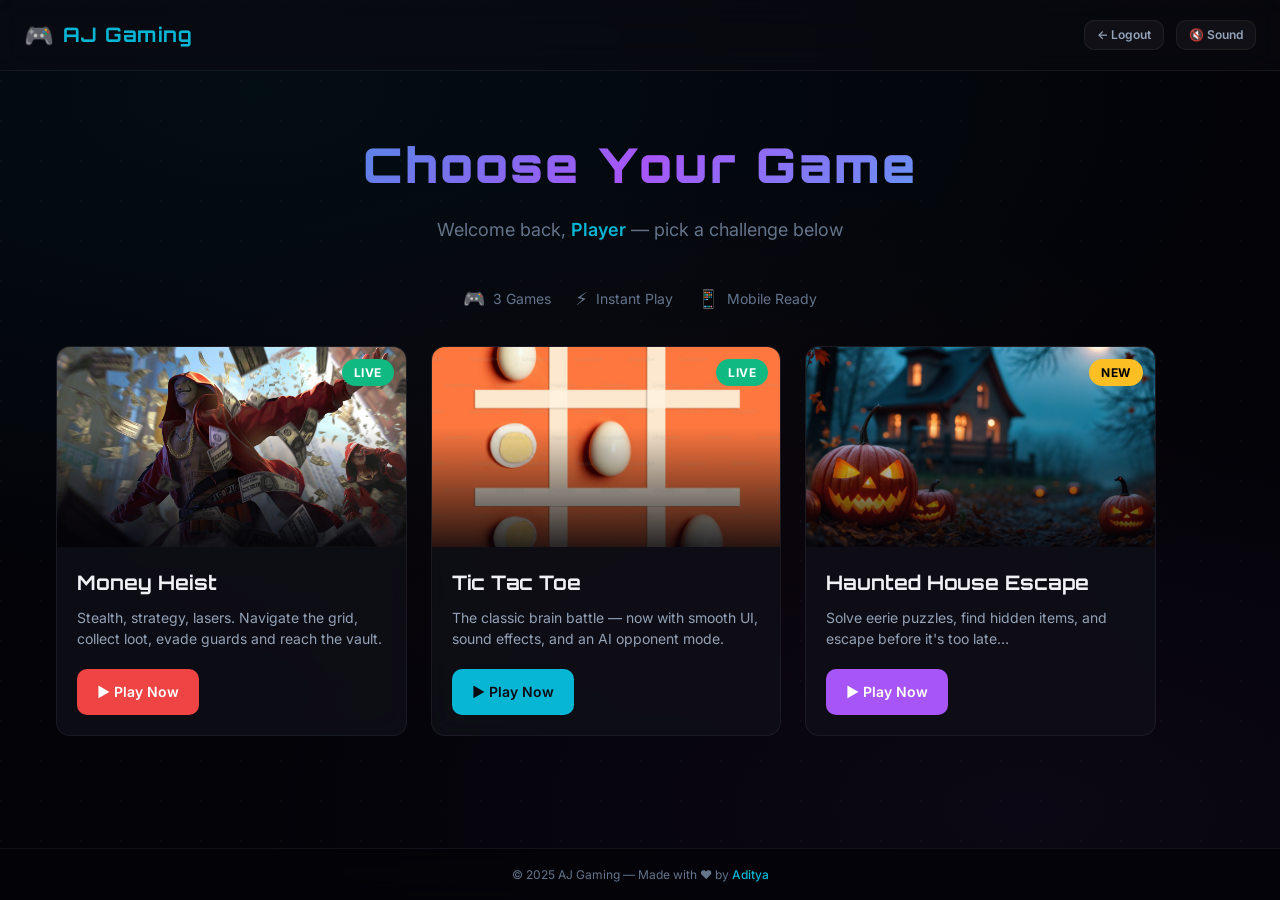
<file: games.html>
<!DOCTYPE html>
<html lang="en">
<head>
  <meta charset="UTF-8" />
  <meta name="viewport" content="width=device-width, initial-scale=1.0" />
  <title>AJ Gaming — Games Hub</title>
  <meta name="description" content="Choose your game — Money Heist, Tic Tac Toe, or Haunted House Escape. All playable right in your browser." />
  <link rel="stylesheet" href="styles.css" />

  <style>
    /* ── Page-specific styles ───────────────────────────────── */
    .hub-bg {
      position: fixed;
      inset: 0;
      z-index: -2;
      background:
        radial-gradient(ellipse 1000px 500px at 20% 10%, rgba(6, 182, 212, 0.06), transparent),
        radial-gradient(ellipse 800px 400px at 80% 90%, rgba(168, 85, 247, 0.05), transparent),
        radial-gradient(ellipse 600px 300px at 50% 50%, rgba(239, 68, 68, 0.03), transparent),
        var(--color-bg-deep);
    }

    .hub-hero {
      text-align: center;
      margin-top: var(--space-8);
      margin-bottom: var(--space-10);
    }

    .hub-hero__title {
      font-family: var(--font-display);
      font-size: var(--text-5xl);
      font-weight: 900;
      letter-spacing: 3px;
      margin-bottom: var(--space-3);
      background: linear-gradient(135deg, var(--color-primary), var(--color-purple), var(--color-primary-light));
      -webkit-background-clip: text;
      -webkit-text-fill-color: transparent;
      background-clip: text;
    }

    .hub-hero__subtitle {
      color: var(--color-text-muted);
      font-size: var(--text-lg);
    }

    .hub-hero__subtitle span {
      color: var(--color-primary);
      font-weight: 600;
    }

    /* ── Game Cards Grid ───────────────────────────────────── */
    .games-grid {
      display: grid;
      grid-template-columns: repeat(auto-fill, minmax(300px, 1fr));
      gap: var(--space-6);
      max-width: 1100px;
      width: 100%;
    }

    .game-card {
      background: var(--color-bg-card);
      backdrop-filter: blur(12px);
      border: 1px solid var(--color-border);
      border-radius: var(--radius-lg);
      overflow: hidden;
      transition: all var(--duration-base) var(--ease-out);
      position: relative;
    }

    .game-card:hover {
      transform: translateY(-6px);
      border-color: var(--color-border-hover);
      box-shadow: var(--shadow-lg);
    }

    .game-card__image-wrap {
      position: relative;
      width: 100%;
      height: 200px;
      overflow: hidden;
    }

    .game-card__image {
      width: 100%;
      height: 100%;
      object-fit: cover;
      transition: transform var(--duration-slow) var(--ease-out);
    }

    .game-card:hover .game-card__image {
      transform: scale(1.06);
    }

    .game-card__image-overlay {
      position: absolute;
      inset: 0;
      background: linear-gradient(to top, rgba(3,3,8,0.85) 0%, transparent 60%);
      pointer-events: none;
    }

    .game-card__badge {
      position: absolute;
      top: var(--space-3);
      right: var(--space-3);
      padding: var(--space-1) var(--space-3);
      font-size: var(--text-xs);
      font-weight: 700;
      border-radius: var(--radius-full);
      text-transform: uppercase;
      letter-spacing: 0.5px;
      z-index: 1;
    }

    .game-card__badge--live  { background: var(--color-success); color: #fff; }
    .game-card__badge--new   { background: var(--color-gold);    color: #000; }

    .game-card__body {
      padding: var(--space-5);
    }

    .game-card__title {
      font-family: var(--font-display);
      font-size: var(--text-xl);
      font-weight: 700;
      margin-bottom: var(--space-2);
      color: var(--color-text-primary);
    }

    .game-card__desc {
      font-size: var(--text-sm);
      color: var(--color-text-secondary);
      line-height: 1.5;
      margin-bottom: var(--space-5);
    }

    .game-card__action {
      display: inline-flex;
      align-items: center;
      gap: var(--space-2);
      padding: var(--space-3) var(--space-5);
      font-size: var(--text-sm);
      font-weight: 600;
      border: none;
      border-radius: var(--radius-md);
      cursor: pointer;
      transition: all var(--duration-base) var(--ease-out);
      text-decoration: none;
      color: #fff;
    }

    .game-card__action:hover {
      transform: translateY(-2px);
      color: #fff;
    }

    .game-card__action--red    { background: var(--color-danger);  }
    .game-card__action--red:hover   { box-shadow: var(--shadow-glow-danger); }
    .game-card__action--cyan   { background: var(--color-primary); color: var(--color-text-inverse); }
    .game-card__action--cyan:hover  { box-shadow: var(--shadow-glow-primary); color: var(--color-text-inverse); }
    .game-card__action--purple { background: var(--color-purple);  }
    .game-card__action--purple:hover { box-shadow: 0 0 20px var(--color-purple-glow); }

    /* ── Stats Bar ─────────────────────────────────────────── */
    .stats-bar {
      display: flex;
      gap: var(--space-6);
      justify-content: center;
      flex-wrap: wrap;
      margin-bottom: var(--space-8);
    }

    .stats-bar__item {
      display: flex;
      align-items: center;
      gap: var(--space-2);
      font-size: var(--text-sm);
      color: var(--color-text-muted);
    }

    .stats-bar__icon {
      font-size: var(--text-lg);
    }

    @media (max-width: 768px) {
      .hub-hero__title {
        font-size: var(--text-3xl);
      }

      .games-grid {
        grid-template-columns: 1fr;
        gap: var(--space-4);
      }
    }
  </style>
</head>

<body class="page-wrapper bg-dot-grid">
  <div class="hub-bg" aria-hidden="true"></div>

  <!-- Main Content -->
  <main class="page-main">
    <div class="container">

      <!-- Hero Section -->
      <section class="hub-hero animate-fade-in-up">
        <h1 class="hub-hero__title">Choose Your Game</h1>
        <p class="hub-hero__subtitle">Welcome back, <span>Player</span> — pick a challenge below</p>
      </section>

      <!-- Quick Stats -->
      <div class="stats-bar animate-fade-in-up delay-1">
        <div class="stats-bar__item">
          <span class="stats-bar__icon">🎮</span>
          <span>3 Games</span>
        </div>
        <div class="stats-bar__item">
          <span class="stats-bar__icon">⚡</span>
          <span>Instant Play</span>
        </div>
        <div class="stats-bar__item">
          <span class="stats-bar__icon">📱</span>
          <span>Mobile Ready</span>
        </div>
      </div>

      <!-- Games Grid -->
      <section class="games-grid" aria-label="Available games">

        <!-- Game Card 1: Money Heist -->
        <article class="game-card animate-fade-in-up delay-2" id="card-money-heist">
          <div class="game-card__image-wrap">
            <img src="MoneyHeist.jpg" alt="Money Heist game preview" class="game-card__image" loading="lazy" />
            <div class="game-card__image-overlay"></div>
            <span class="game-card__badge game-card__badge--live">Live</span>
          </div>
          <div class="game-card__body">
            <h2 class="game-card__title">Money Heist</h2>
            <p class="game-card__desc">Stealth, strategy, lasers. Navigate the grid, collect loot, evade guards and reach the vault.</p>
            <a href="Money-Heist.html" class="game-card__action game-card__action--red">
              ▶ Play Now
            </a>
          </div>
        </article>

        <!-- Game Card 2: Tic Tac Toe -->
        <article class="game-card animate-fade-in-up delay-3" id="card-tic-tac-toe">
          <div class="game-card__image-wrap">
            <img src="TicTacToe.jpg" alt="Tic Tac Toe game preview" class="game-card__image" loading="lazy" />
            <div class="game-card__image-overlay"></div>
            <span class="game-card__badge game-card__badge--live">Live</span>
          </div>
          <div class="game-card__body">
            <h2 class="game-card__title">Tic Tac Toe</h2>
            <p class="game-card__desc">The classic brain battle — now with smooth UI, sound effects, and an AI opponent mode.</p>
            <a href="tic-tac-toe.html" class="game-card__action game-card__action--cyan">
              ▶ Play Now
            </a>
          </div>
        </article>

        <!-- Game Card 3: Haunted House Escape -->
        <article class="game-card animate-fade-in-up delay-4" id="card-haunted-house">
          <div class="game-card__image-wrap">
            <img src="house.jpg" alt="Haunted House Escape game preview" class="game-card__image" loading="lazy" />
            <div class="game-card__image-overlay"></div>
            <span class="game-card__badge game-card__badge--new">New</span>
          </div>
          <div class="game-card__body">
            <h2 class="game-card__title">Haunted House Escape</h2>
            <p class="game-card__desc">Solve eerie puzzles, find hidden items, and escape before it's too late…</p>
            <a href="haunted-house.html" class="game-card__action game-card__action--purple">
              ▶ Play Now
            </a>
          </div>
        </article>

      </section>
    </div>
  </main>

  <!-- Footer -->
  <footer class="site-footer">
    © 2025 AJ Gaming — Made with ❤️ by <a href="#">Aditya</a>
  </footer>

  <!-- Shared Utilities -->
  <script src="shared.js"></script>

  <script>
    document.addEventListener('DOMContentLoaded', () => {
      // Inject navigation bar
      AJ.Nav.inject({
        backHref: 'index.html',
        backLabel: '← Logout',
        actions: [
          {
            label: '🔇 Sound',
            id: 'mute-toggle',
            className: 'btn btn--ghost btn--sm',
            onClick: () => {
              const muted = AJ.Sound.toggleMute();
              document.getElementById('mute-toggle').textContent = muted ? '🔇 Muted' : '🔊 Sound';
              AJ.Toast.show(muted ? 'Sound muted' : 'Sound enabled');
            }
          }
        ]
      });

      // Click sound on game card links
      document.querySelectorAll('.game-card__action').forEach(link => {
        link.addEventListener('click', () => AJ.Sound.play('click'));
      });
    });
  </script>
</body>
</html>
</file>
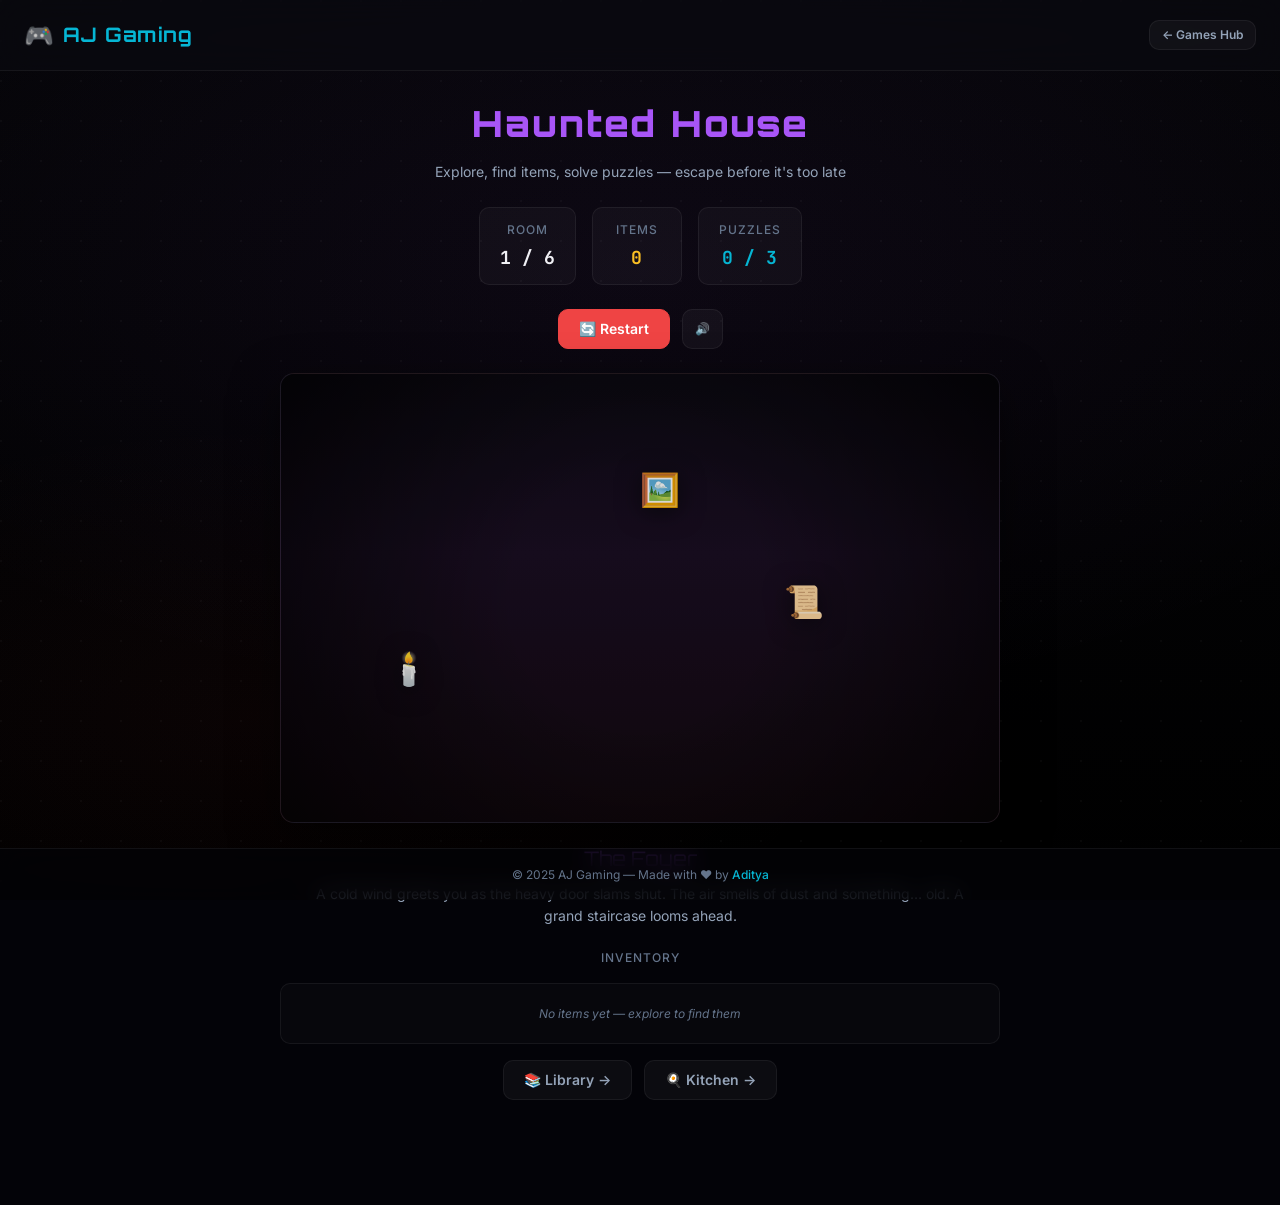
<file: haunted-house.html>
<!DOCTYPE html>
<html lang="en">
<head>
  <meta charset="UTF-8" />
  <meta name="viewport" content="width=device-width, initial-scale=1.0" />
  <title>Haunted House Escape — AJ Gaming</title>
  <meta name="description" content="Haunted House Escape — explore dark rooms, find hidden items, solve puzzles and escape before it's too late." />
  <link rel="stylesheet" href="styles.css" />

  <style>
    /* ── Page-specific: Haunted House ────────────────────────── */
    .hh-bg {
      position: fixed; inset: 0; z-index: -2;
      background:
        radial-gradient(900px 450px at 50% 30%, rgba(168,85,247,0.06), transparent),
        radial-gradient(600px 300px at 20% 80%, rgba(239,68,68,0.04), transparent),
        linear-gradient(180deg, #050508 0%, #000 100%);
    }

    /* ── Room Display ─────────────────────────────────────── */
    .room-container {
      width: 100%;
      max-width: 720px;
      position: relative;
    }

    .room-viewport {
      width: 100%;
      aspect-ratio: 16 / 10;
      background: var(--color-bg-surface);
      border: 1px solid var(--color-border);
      border-radius: var(--radius-lg);
      position: relative;
      overflow: hidden;
      box-shadow: var(--shadow-lg);
    }

    /* Room background ambience */
    .room-viewport::before {
      content: '';
      position: absolute;
      inset: 0;
      pointer-events: none;
      z-index: 1;
    }

    .room-scene {
      position: absolute;
      inset: 0;
      display: flex;
      align-items: center;
      justify-content: center;
    }

    /* ── Interactive Objects ──────────────────────────────── */
    .room-object {
      position: absolute;
      cursor: pointer;
      transition: all var(--duration-base) var(--ease-out);
      font-size: 2rem;
      filter: drop-shadow(0 4px 12px rgba(0,0,0,0.5));
      user-select: none;
      z-index: 2;
    }

    .room-object:hover {
      transform: scale(1.15) translateY(-4px);
      filter: drop-shadow(0 8px 24px rgba(168,85,247,0.4));
    }

    .room-object--found {
      opacity: 0.3;
      pointer-events: none;
      transform: scale(0.8);
    }

    .room-object--glow {
      animation: objectGlow 1.5s ease-in-out infinite;
    }

    @keyframes objectGlow {
      0%, 100% { filter: drop-shadow(0 4px 12px rgba(168,85,247,0.3)); }
      50%      { filter: drop-shadow(0 8px 24px rgba(168,85,247,0.6)); }
    }

    /* ── Room Description ─────────────────────────────────── */
    .room-desc {
      padding: var(--space-5);
      text-align: center;
    }

    .room-name {
      font-family: var(--font-display);
      font-size: var(--text-xl);
      margin-bottom: var(--space-2);
      color: var(--color-purple);
    }

    .room-text {
      font-size: var(--text-sm);
      color: var(--color-text-secondary);
      line-height: 1.6;
      min-height: 2.4em;
    }

    /* ── Inventory ────────────────────────────────────────── */
    .inventory {
      display: flex;
      gap: var(--space-2);
      flex-wrap: wrap;
      justify-content: center;
      padding: var(--space-3);
      background: rgba(255,255,255,0.02);
      border: 1px solid var(--color-border);
      border-radius: var(--radius-md);
      min-height: 54px;
      margin-top: var(--space-4);
    }

    .inventory__item {
      width: 42px;
      height: 42px;
      display: flex;
      align-items: center;
      justify-content: center;
      background: rgba(168,85,247,0.1);
      border: 1px solid rgba(168,85,247,0.2);
      border-radius: var(--radius-sm);
      font-size: 1.3rem;
      cursor: help;
      transition: all var(--duration-fast) ease;
      position: relative;
    }

    .inventory__item:hover {
      transform: scale(1.1);
      background: rgba(168,85,247,0.2);
    }

    .inventory__item--active {
      border-color: var(--color-gold);
      box-shadow: 0 0 12px var(--color-gold-glow);
    }

    .inventory__empty {
      padding: var(--space-2) var(--space-4);
      color: var(--color-text-muted);
      font-size: var(--text-xs);
      font-style: italic;
    }

    /* ── Navigation Doors ─────────────────────────────────── */
    .room-nav {
      display: flex;
      gap: var(--space-3);
      justify-content: center;
      flex-wrap: wrap;
      margin-top: var(--space-4);
    }

    /* ── Flicker Effect ──────────────────────────────────── */
    @keyframes flicker {
      0%   { opacity: 1; }
      4%   { opacity: 0.4; }
      8%   { opacity: 1; }
      70%  { opacity: 1; }
      72%  { opacity: 0.6; }
      74%  { opacity: 1; }
      100% { opacity: 1; }
    }

    .room-viewport--flicker::after {
      content: '';
      position: absolute;
      inset: 0;
      background: rgba(0,0,0,0.15);
      animation: flicker 4s infinite;
      pointer-events: none;
      z-index: 3;
    }

    /* ── Fog Overlay ──────────────────────────────────────── */
    .room-fog {
      position: absolute;
      inset: 0;
      background: radial-gradient(circle at 50% 50%, transparent 30%, rgba(0,0,0,0.7) 100%);
      pointer-events: none;
      z-index: 2;
      transition: opacity 0.5s ease;
    }

    /* ── Puzzle Modal specifics ───────────────────────────── */
    .puzzle-input {
      font-family: var(--font-mono);
      font-size: var(--text-xl);
      text-align: center;
      letter-spacing: 8px;
      text-transform: uppercase;
    }

    /* ── Room scene backgrounds ───────────────────────────── */
    .scene-foyer {
      background: linear-gradient(180deg, #0d0a14 0%, #1a0e22 40%, #12080e 100%);
    }
    .scene-library {
      background: linear-gradient(180deg, #0e0c08 0%, #1c1509 40%, #0d0b06 100%);
    }
    .scene-kitchen {
      background: linear-gradient(180deg, #080a0e 0%, #0f1318 40%, #060810 100%);
    }
    .scene-basement {
      background: linear-gradient(180deg, #050505 0%, #0a0808 40%, #030303 100%);
    }
    .scene-attic {
      background: linear-gradient(180deg, #0e0a0a 0%, #16100c 40%, #0a0706 100%);
    }
    .scene-exit {
      background: linear-gradient(180deg, #050d0a 0%, #0a1a12 40%, #040c08 100%);
    }

    @media (max-width: 640px) {
      .room-object { font-size: 1.5rem; }
      .room-viewport { aspect-ratio: 4 / 3; }
    }
  </style>
</head>

<body class="page-wrapper bg-dot-grid">
  <div class="hh-bg" aria-hidden="true"></div>

  <main class="page-main">

    <!-- Game Header -->
    <header class="game-header animate-fade-in-up">
      <h1 class="game-title" style="color: var(--color-purple);">Haunted House</h1>
      <p class="game-subtitle">Explore, find items, solve puzzles — escape before it's too late</p>
    </header>

    <!-- HUD -->
    <div class="hud animate-fade-in-up delay-1" id="hud">
      <div class="hud__item">
        <span class="hud__label">Room</span>
        <span class="hud__value" id="hud-room">1 / 6</span>
      </div>
      <div class="hud__item">
        <span class="hud__label">Items</span>
        <span class="hud__value hud__value--gold" id="hud-items">0</span>
      </div>
      <div class="hud__item">
        <span class="hud__label">Puzzles</span>
        <span class="hud__value hud__value--primary" id="hud-puzzles">0 / 3</span>
      </div>
    </div>

    <!-- Controls -->
    <div class="game-controls animate-fade-in-up delay-2">
      <button class="btn btn--danger" id="restart-btn">🔄 Restart</button>
      <button class="btn btn--ghost btn--sm" id="mute-btn">🔊</button>
    </div>

    <!-- Room Display -->
    <div class="room-container animate-fade-in-scale delay-3">
      <div class="room-viewport" id="room-viewport">
        <div class="room-fog" id="room-fog"></div>
        <div class="room-scene" id="room-scene"></div>
      </div>

      <div class="room-desc">
        <div class="room-name" id="room-name">The Foyer</div>
        <div class="room-text" id="room-text">A cold wind greets you as the door slams shut behind you…</div>
      </div>

      <!-- Inventory -->
      <div style="text-align: center;">
        <span class="hud__label" style="margin-bottom: var(--space-2); display: block;">Inventory</span>
        <div class="inventory" id="inventory">
          <span class="inventory__empty">No items yet — explore to find them</span>
        </div>
      </div>

      <!-- Room Navigation -->
      <div class="room-nav" id="room-nav"></div>
    </div>

  </main>

  <!-- Footer -->
  <footer class="site-footer">
    © 2025 AJ Gaming — Made with ❤️ by <a href="#">Aditya</a>
  </footer>

  <!-- Shared Utilities -->
  <script src="shared.js"></script>

  <script>
    (() => {
      'use strict';

      /* ══════════════════════════════════════════════════════
         GAME DATA — ROOMS, ITEMS, PUZZLES
         ══════════════════════════════════════════════════════ */
      const ROOMS = {
        foyer: {
          name: 'The Foyer',
          scene: 'scene-foyer',
          flicker: true,
          text: 'A cold wind greets you as the heavy door slams shut. The air smells of dust and something… old. A grand staircase looms ahead.',
          objects: [
            { id: 'candle',    emoji: '🕯️', x: '15%', y: '60%', item: 'candle',   hint: 'A half-melted candle. It still has a wick.' },
            { id: 'note1',     emoji: '📜', x: '70%', y: '45%', item: 'note_foyer', hint: 'A torn note reads: "The code is the year the house was built — 1847"' },
            { id: 'portrait',  emoji: '🖼️', x: '50%', y: '20%', item: null,        hint: 'A dusty portrait. The eyes seem to follow you…' },
          ],
          exits: [
            { label: '📚 Library →',      room: 'library' },
            { label: '🍳 Kitchen →',      room: 'kitchen' },
          ]
        },

        library: {
          name: 'The Library',
          scene: 'scene-library',
          flicker: false,
          text: 'Bookshelves tower to the ceiling. Some books are knocked over. A faint scratching noise comes from behind the walls.',
          objects: [
            { id: 'key_brass', emoji: '🔑', x: '80%', y: '55%', item: 'brass_key', hint: 'A brass key, tarnished with age. It looks like it fits a small lock.' },
            { id: 'book',      emoji: '📖', x: '30%', y: '30%', item: null,          hint: 'A leather-bound book. Inside: "Look where fire meets stone."' },
            { id: 'skull',     emoji: '💀', x: '55%', y: '70%', item: null,          hint: 'A skull sits on the desk. Its jaw seems loose…' },
          ],
          exits: [
            { label: '← Foyer',          room: 'foyer' },
            { label: '⬇ Basement →',     room: 'basement', requires: 'brass_key', locked_msg: '🔒 The basement door is locked. You need a key.' },
          ]
        },

        kitchen: {
          name: 'The Kitchen',
          scene: 'scene-kitchen',
          flicker: true,
          text: 'Pots hang from the ceiling, swaying slightly despite no wind. The stove is cold, but you see scratch marks on the floor near the pantry.',
          objects: [
            { id: 'matches',   emoji: '🔥', x: '25%', y: '50%', item: 'matches',   hint: 'A box of matches — dry and usable. Light finds its way.' },
            { id: 'knife',     emoji: '🔪', x: '65%', y: '35%', item: 'knife',     hint: 'A rusty kitchen knife. Could cut through something weak.' },
            { id: 'plate',     emoji: '🍽️', x: '50%', y: '65%', item: null,         hint: 'A cracked dinner plate. Someone left in a hurry.' },
          ],
          exits: [
            { label: '← Foyer',          room: 'foyer' },
            { label: '🪜 Attic →',       room: 'attic', requires: 'candle', locked_msg: '🕯️ The attic stairs are pitch black. You need a light source.' },
          ]
        },

        basement: {
          name: 'The Basement',
          scene: 'scene-basement',
          flicker: true,
          text: 'Damp stone walls drip with moisture. The air is thick. In the corner, an old safe sits bolted to the floor.',
          objects: [
            { id: 'safe',      emoji: '🔒', x: '50%', y: '50%', item: null,          hint: 'A heavy safe. It needs a 4-digit code.', puzzle: 'safe_code' },
            { id: 'chains',    emoji: '⛓️', x: '20%', y: '70%', item: null,          hint: 'Rusted chains bolted to the wall. What was kept here?' },
            { id: 'spider',    emoji: '🕷️', x: '75%', y: '30%', item: null,          hint: 'A very large spider scurries away. It was guarding something… the safe.' },
          ],
          exits: [
            { label: '← Library',        room: 'library' },
          ]
        },

        attic: {
          name: 'The Attic',
          scene: 'scene-attic',
          flicker: false,
          text: 'Dusty rafters creak above you. Old furniture covered in white sheets. Moonlight streams through a cracked window.',
          objects: [
            { id: 'mirror',    emoji: '🪞', x: '60%', y: '40%', item: null,          hint: 'An antique mirror. In its reflection, you see a shape behind you — but nothing is there.' },
            { id: 'box',       emoji: '📦', x: '30%', y: '60%', item: null,          hint: 'A locked wooden box. It needs a code.', puzzle: 'box_code' },
            { id: 'window',    emoji: '🪟', x: '80%', y: '25%', item: null,          hint: 'The window is nailed shut. If only you had something to pry it open…' },
          ],
          exits: [
            { label: '← Kitchen',        room: 'kitchen' },
          ]
        },

        exit_room: {
          name: 'The Hidden Passage',
          scene: 'scene-exit',
          flicker: false,
          text: 'A narrow passage leads to a heavy iron door. Beyond it… freedom. But the door has one final lock.',
          objects: [
            { id: 'final_door', emoji: '🚪', x: '50%', y: '45%', item: null, hint: 'The exit door.', puzzle: 'final_lock' },
          ],
          exits: []
        }
      };

      /* ── Puzzles ──────────────────────────────────────────── */
      const PUZZLES = {
        safe_code: {
          title: '🔒 Enter the Safe Code',
          body: 'The safe needs a 4-digit code. Think… what year was this house built?',
          answer: '1847',
          reward_item: 'iron_key',
          reward_msg: '🔑 The safe opens! Inside: an iron skeleton key.',
          solved: false,
        },
        box_code: {
          title: '📦 Unlock the Wooden Box',
          body: 'The box has a 3-letter combination lock. The book said: "Look where fire meets stone." What element is that?',
          answer: 'ASH',
          reward_item: 'map',
          reward_msg: '🗺️ Inside the box: a map showing a hidden passage from the basement!',
          solved: false,
        },
        final_lock: {
          title: '🚪 The Final Lock',
          body: 'The door has a strange lock. It requires the iron key, the knife to cut the bindings, and the map to find the mechanism.<br><br>Do you have all three items?',
          answer: null, // special: requires items
          requires: ['iron_key', 'knife', 'map'],
          solved: false,
        }
      };

      /* ══════════════════════════════════════════════════════
         STATE
         ══════════════════════════════════════════════════════ */
      let currentRoom  = 'foyer';
      let inventory    = [];
      let foundObjects = new Set();
      let solvedPuzzles= new Set();

      /* ══════════════════════════════════════════════════════
         DOM CACHE
         ══════════════════════════════════════════════════════ */
      const roomViewport = document.getElementById('room-viewport');
      const roomScene    = document.getElementById('room-scene');
      const roomFog      = document.getElementById('room-fog');
      const roomNameEl   = document.getElementById('room-name');
      const roomTextEl   = document.getElementById('room-text');
      const inventoryEl  = document.getElementById('inventory');
      const roomNavEl    = document.getElementById('room-nav');
      const hudRoom      = document.getElementById('hud-room');
      const hudItems     = document.getElementById('hud-items');
      const hudPuzzles   = document.getElementById('hud-puzzles');
      const restartBtn   = document.getElementById('restart-btn');
      const muteBtn      = document.getElementById('mute-btn');

      const ROOM_KEYS = Object.keys(ROOMS);

      /* ══════════════════════════════════════════════════════
         RENDERING
         ══════════════════════════════════════════════════════ */
      function renderRoom() {
        const room = ROOMS[currentRoom];

        // Scene background
        roomViewport.className = 'room-viewport';
        roomViewport.classList.add(room.scene);
        if (room.flicker) roomViewport.classList.add('room-viewport--flicker');

        // Fog (less fog if player has candle + matches)
        const hasLight = inventory.includes('candle') && inventory.includes('matches');
        roomFog.style.opacity = hasLight ? '0.3' : '1';

        // Room info
        roomNameEl.textContent = room.name;
        roomTextEl.textContent = room.text;

        // Objects
        roomScene.innerHTML = '';
        room.objects.forEach(obj => {
          if (foundObjects.has(obj.id) && obj.item) return; // hide collected items

          const el = document.createElement('div');
          el.className = 'room-object';
          if (obj.puzzle && !solvedPuzzles.has(obj.puzzle)) {
            el.classList.add('room-object--glow');
          }
          el.textContent = obj.emoji;
          el.style.left = obj.x;
          el.style.top = obj.y;
          el.title = 'Click to interact';
          el.setAttribute('role', 'button');
          el.setAttribute('tabindex', '0');
          el.setAttribute('aria-label', obj.hint.substring(0, 40));

          el.addEventListener('click', () => interactWithObject(obj));
          el.addEventListener('keydown', (e) => {
            if (e.key === 'Enter' || e.key === ' ') { e.preventDefault(); interactWithObject(obj); }
          });

          roomScene.appendChild(el);
        });

        // Navigation exits
        roomNavEl.innerHTML = '';
        room.exits.forEach(exit => {
          const btn = document.createElement('button');
          btn.className = 'btn btn--ghost';
          btn.textContent = exit.label;

          btn.addEventListener('click', () => {
            if (exit.requires && !inventory.includes(exit.requires)) {
              AJ.Toast.show(exit.locked_msg || '🔒 This path is locked.');
              AJ.Sound.play('error');
              return;
            }
            goToRoom(exit.room);
          });

          roomNavEl.appendChild(btn);
        });

        // HUD
        const roomIndex = ROOM_KEYS.indexOf(currentRoom) + 1;
        hudRoom.textContent = `${roomIndex} / ${ROOM_KEYS.length}`;
        hudItems.textContent = inventory.length;
        hudPuzzles.textContent = `${solvedPuzzles.size} / ${Object.keys(PUZZLES).length}`;
      }

      function renderInventory() {
        inventoryEl.innerHTML = '';
        if (inventory.length === 0) {
          inventoryEl.innerHTML = '<span class="inventory__empty">No items yet — explore to find them</span>';
          return;
        }

        const ITEM_EMOJIS = {
          candle: '🕯️', matches: '🔥', brass_key: '🔑', knife: '🔪',
          iron_key: '🗝️', map: '🗺️', note_foyer: '📜'
        };

        const ITEM_NAMES = {
          candle: 'Candle', matches: 'Matches', brass_key: 'Brass Key', knife: 'Kitchen Knife',
          iron_key: 'Iron Key', map: 'Hidden Map', note_foyer: 'Torn Note'
        };

        inventory.forEach(item => {
          const el = document.createElement('div');
          el.className = 'inventory__item';
          el.textContent = ITEM_EMOJIS[item] || '❓';
          el.title = ITEM_NAMES[item] || item;
          el.setAttribute('aria-label', ITEM_NAMES[item] || item);
          inventoryEl.appendChild(el);
        });
      }

      /* ══════════════════════════════════════════════════════
         INTERACTIONS
         ══════════════════════════════════════════════════════ */
      function interactWithObject(obj) {
        AJ.Sound.play('click');

        // If it's a puzzle
        if (obj.puzzle && !solvedPuzzles.has(obj.puzzle)) {
          openPuzzle(obj.puzzle);
          return;
        }

        // If it gives an item
        if (obj.item && !foundObjects.has(obj.id)) {
          foundObjects.add(obj.id);
          if (!inventory.includes(obj.item)) {
            inventory.push(obj.item);
          }
          AJ.Sound.play('loot');
          AJ.Toast.show(`Found: ${obj.hint.split('.')[0]}`, 2500);
          AJ.Particles.spawn(window.innerWidth / 2, window.innerHeight / 2, 8, ['#a855f7','#c084fc','#fbbf24']);
          renderRoom();
          renderInventory();
          return;
        }

        // Just a hint
        AJ.Toast.show(obj.hint, 3000);
      }

      /* ══════════════════════════════════════════════════════
         PUZZLES
         ══════════════════════════════════════════════════════ */
      function openPuzzle(puzzleId) {
        const puzzle = PUZZLES[puzzleId];
        if (!puzzle || puzzle.solved) return;

        // Special case: final lock requires items
        if (puzzleId === 'final_lock') {
          const hasAll = puzzle.requires.every(item => inventory.includes(item));
          if (!hasAll) {
            const missing = puzzle.requires.filter(i => !inventory.includes(i));
            AJ.Modal.create({
              title: puzzle.title,
              body: `${puzzle.body}<br><br>❌ You're still missing ${missing.length} item(s). Keep exploring!`,
              buttons: [
                { label: 'Keep Looking', className: 'btn btn--ghost', onClick: (m) => m.close() }
              ]
            });
            return;
          }

          // Has all items — escape!
          puzzle.solved = true;
          solvedPuzzles.add(puzzleId);
          onGameWin();
          return;
        }

        // Code puzzle
        const modal = AJ.Modal.create({
          title: puzzle.title,
          body: `
            ${puzzle.body}
            <div style="margin-top: var(--space-4);">
              <input
                type="text"
                id="puzzle-answer"
                class="form-input puzzle-input"
                placeholder="Enter code…"
                maxlength="${puzzle.answer.length}"
                autocomplete="off"
              />
            </div>
          `,
          buttons: [
            {
              label: '✅ Submit',
              className: 'btn btn--success',
              onClick: (m) => {
                const input = document.getElementById('puzzle-answer');
                const answer = (input ? input.value : '').trim().toUpperCase();

                if (answer === puzzle.answer.toUpperCase()) {
                  puzzle.solved = true;
                  solvedPuzzles.add(puzzleId);

                  if (puzzle.reward_item && !inventory.includes(puzzle.reward_item)) {
                    inventory.push(puzzle.reward_item);
                  }

                  AJ.Sound.play('success');
                  AJ.Toast.show(puzzle.reward_msg, 3500);
                  AJ.Particles.spawn(window.innerWidth / 2, window.innerHeight / 2, 15, ['#10b981','#34d399','#fbbf24']);

                  // Unlock exit room if both puzzles are solved
                  if (solvedPuzzles.has('safe_code') && solvedPuzzles.has('box_code')) {
                    // Add exit path from basement
                    const basement = ROOMS.basement;
                    if (!basement.exits.find(e => e.room === 'exit_room')) {
                      basement.exits.push({ label: '🚪 Hidden Passage →', room: 'exit_room' });
                      AJ.Toast.show('🗺️ The map reveals a hidden passage in the basement!', 4000);
                    }
                  }

                  m.close();
                  renderRoom();
                  renderInventory();
                } else {
                  AJ.Sound.play('error');
                  AJ.Toast.show('❌ Wrong code! Try again.');
                  if (input) {
                    input.value = '';
                    input.focus();
                    input.style.borderColor = 'var(--color-danger)';
                    setTimeout(() => input.style.borderColor = '', 1000);
                  }
                }
              }
            },
            { label: 'Cancel', className: 'btn btn--ghost', onClick: (m) => m.close() }
          ],
          closeOnBackdrop: true
        });

        // Focus the input
        setTimeout(() => {
          const input = document.getElementById('puzzle-answer');
          if (input) input.focus();
        }, 300);
      }

      /* ══════════════════════════════════════════════════════
         NAVIGATION
         ══════════════════════════════════════════════════════ */
      function goToRoom(roomId) {
        if (!ROOMS[roomId]) return;

        // Transition effect
        roomViewport.style.opacity = '0';
        roomViewport.style.transform = 'scale(0.96)';

        AJ.Sound.play('spooky');

        setTimeout(() => {
          currentRoom = roomId;
          renderRoom();
          renderInventory();

          roomViewport.style.opacity = '1';
          roomViewport.style.transform = 'scale(1)';
        }, 300);
      }

      /* ══════════════════════════════════════════════════════
         GAME WIN
         ══════════════════════════════════════════════════════ */
      function onGameWin() {
        AJ.Sound.play('win');
        AJ.Particles.spawn(window.innerWidth / 2, window.innerHeight / 2, 25, ['#10b981','#a855f7','#fbbf24','#06b6d4','#fff']);

        setTimeout(() => {
          AJ.Modal.create({
            title: '🎉 You Escaped!',
            body: `
              The iron door swings open and moonlight floods in. You stumble out into the cool night air.
              <br><br>
              <strong>The haunted house is behind you now… or is it?</strong>
              <br><br>
              Items found: ${inventory.length} | Puzzles solved: ${solvedPuzzles.size}
            `,
            buttons: [
              { label: 'Play Again', className: 'btn btn--purple', onClick: (m) => { m.close(); restartGame(); } },
              { label: 'Back to Hub', className: 'btn btn--ghost', onClick: () => { window.location.href = 'games.html'; } }
            ]
          });
        }, 600);
      }

      /* ══════════════════════════════════════════════════════
         RESTART
         ══════════════════════════════════════════════════════ */
      function restartGame() {
        currentRoom   = 'foyer';
        inventory     = [];
        foundObjects  = new Set();
        solvedPuzzles = new Set();

        // Reset puzzle state
        Object.values(PUZZLES).forEach(p => p.solved = false);

        // Reset basement exit
        ROOMS.basement.exits = ROOMS.basement.exits.filter(e => e.room !== 'exit_room');

        renderRoom();
        renderInventory();
        AJ.Toast.show('🏚️ The house resets around you…');
      }

      /* ══════════════════════════════════════════════════════
         EVENT LISTENERS
         ══════════════════════════════════════════════════════ */
      restartBtn.addEventListener('click', () => {
        AJ.Sound.play('click');
        restartGame();
      });

      muteBtn.addEventListener('click', () => {
        const muted = AJ.Sound.toggleMute();
        muteBtn.textContent = muted ? '🔇' : '🔊';
        AJ.Toast.show(muted ? 'Sound muted' : 'Sound enabled');
      });

      // Room viewport transition
      roomViewport.style.transition = 'opacity 0.3s ease, transform 0.3s ease';

      /* ══════════════════════════════════════════════════════
         INIT
         ══════════════════════════════════════════════════════ */
      AJ.Nav.inject({
        backHref: 'games.html',
        backLabel: '← Games Hub'
      });

      renderRoom();
      renderInventory();

    })();
  </script>
</body>
</html>
</file>
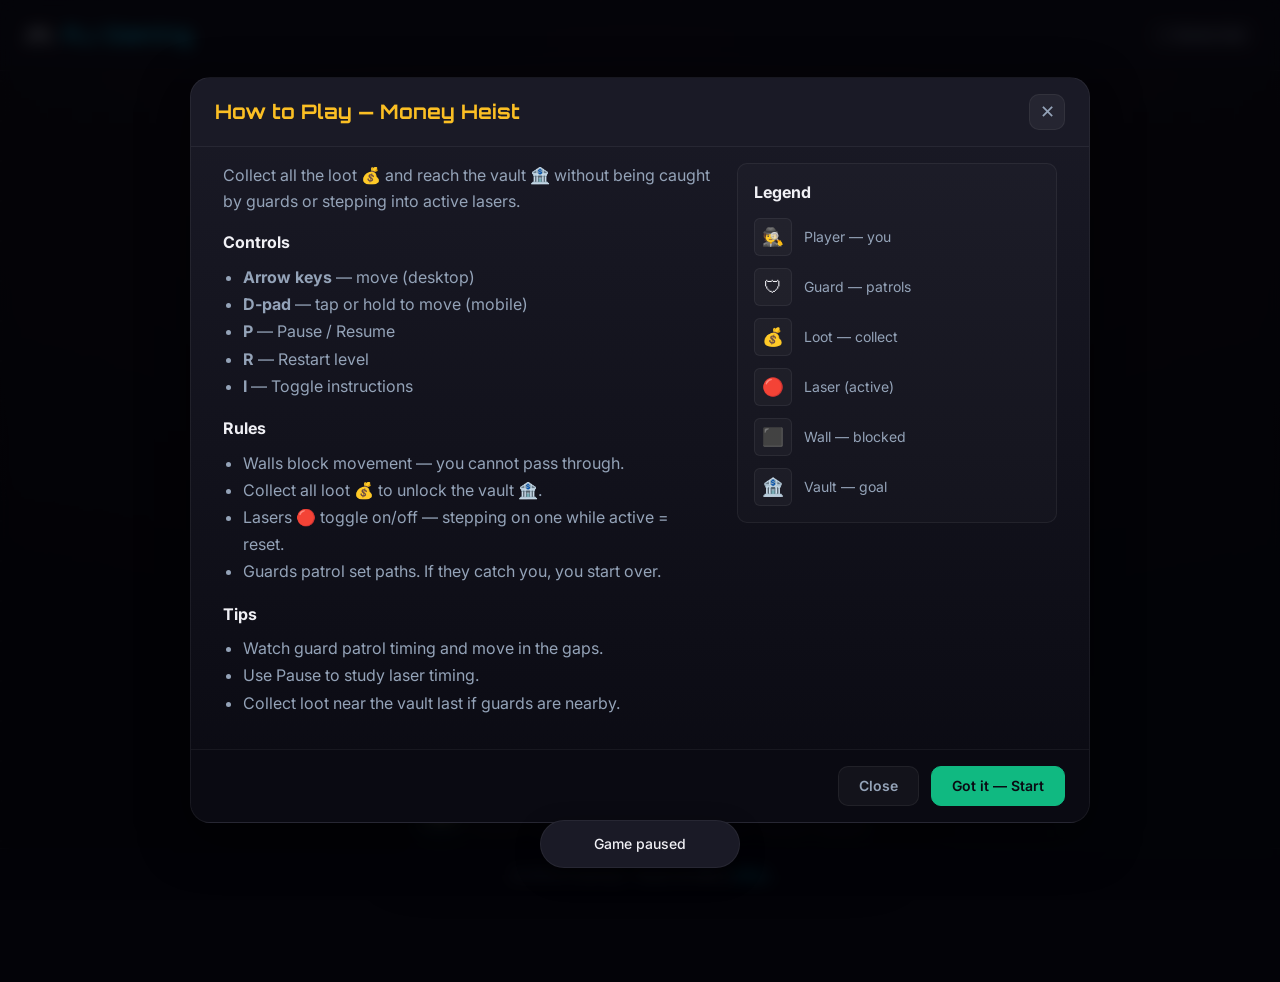
<file: Money-Heist.html>
<!DOCTYPE html>
<html lang="en">
<head>
  <meta charset="UTF-8" />
  <meta name="viewport" content="width=device-width, initial-scale=1.0" />
  <title>Money Heist — AJ Gaming</title>
  <meta name="description" content="Money Heist: Silent Grid — navigate the grid, dodge guards, avoid lasers, collect loot and reach the vault." />
  <link rel="stylesheet" href="styles.css" />

  <style>
    /* ── Page-specific: Money Heist ──────────────────────────── */
    :root {
      --cell-size: 52px;
      --grid-gap: 5px;
      --mh-accent: var(--color-danger);
    }

    .mh-bg {
      position: fixed; inset: 0; z-index: -2;
      background:
        radial-gradient(1200px 600px at 50% 10%, rgba(239,68,68,0.04), transparent),
        radial-gradient(800px 400px at 90% 90%, rgba(6,182,212,0.03), transparent),
        linear-gradient(180deg, #070707 0%, #000 100%);
    }

    /* ── Game Board ──────────────────────────────────────────── */
    .mh-board {
      display: grid;
      grid-template-columns: repeat(8, var(--cell-size));
      grid-auto-rows: var(--cell-size);
      gap: var(--grid-gap);
      padding: 10px;
      background: linear-gradient(180deg, rgba(255,255,255,0.02), rgba(0,0,0,0.06));
      border-radius: var(--radius-lg);
      border: 1px solid var(--color-border);
      box-shadow: var(--shadow-lg), inset 0 -4px 20px rgba(0,0,0,0.3);
      margin-bottom: var(--space-8);
      position: relative;
    }

    .mh-cell {
      width: var(--cell-size);
      height: var(--cell-size);
      background: linear-gradient(180deg, var(--color-bg-surface), #0b0b0f);
      border-radius: var(--radius-sm);
      border: 1px solid rgba(255,255,255,0.03);
      display: flex;
      align-items: center;
      justify-content: center;
      font-size: 1.3rem;
      transition: transform 0.12s ease, box-shadow 0.15s ease, background 0.18s ease;
      position: relative;
      user-select: none;
      -webkit-user-select: none;
      cursor: default;
    }

    .mh-cell::before {
      content: '';
      position: absolute;
      inset: 0;
      border-radius: var(--radius-sm);
      box-shadow: inset 0 2px 6px rgba(255,255,255,0.015);
      pointer-events: none;
    }

    .mh-cell--wall {
      background: linear-gradient(180deg, #222, #111) !important;
      box-shadow: inset 0 4px 12px rgba(0,0,0,0.6) !important;
      border-color: rgba(0,0,0,0.4) !important;
    }

    .mh-cell--occupied {
      transform: translateY(-2px);
      box-shadow: 0 6px 20px rgba(0,0,0,0.5);
      background: linear-gradient(180deg, #141416, #0b0b0d);
    }

    /* ── Entities ─────────────────────────────────────────── */
    .entity {
      display: inline-block;
      font-size: 1.3rem;
      line-height: 1;
      pointer-events: none;
      transform-origin: center;
    }

    .entity--player {
      filter: drop-shadow(0 6px 16px rgba(6,182,212,0.5));
      animation: entityBob 2s ease-in-out infinite;
    }

    .entity--guard {
      filter: drop-shadow(0 6px 16px rgba(239,68,68,0.5));
      animation: entityGuard 1.5s ease-in-out infinite;
    }

    .entity--loot {
      filter: drop-shadow(0 6px 14px rgba(251,191,36,0.45));
      animation: entityFloat 1.4s ease-in-out infinite;
    }

    .entity--laser-on {
      filter: drop-shadow(0 6px 18px rgba(255,0,0,0.6));
      animation: entityPulse 0.8s infinite;
    }

    .entity--laser-off {
      color: #666;
      opacity: 0.7;
    }

    .entity--vault-locked {
      filter: drop-shadow(0 4px 10px rgba(0,0,0,0.5));
      color: #aaa;
    }

    .entity--vault-open {
      filter: drop-shadow(0 8px 28px rgba(16,185,129,0.5));
      animation: entityFloat 1s ease-in-out infinite;
    }

    @keyframes entityBob    { 0%, 100% { transform: translateY(0); } 50% { transform: translateY(-3px); } }
    @keyframes entityGuard  { 0%, 100% { transform: translateY(0) scale(1); } 50% { transform: translateY(-2px) scale(1.04); } }
    @keyframes entityFloat  { 0%, 100% { transform: translateY(0) scale(1); } 50% { transform: translateY(-4px) scale(1.04); } }
    @keyframes entityPulse  { 0%, 100% { transform: scale(1); } 50% { transform: scale(1.08); } }

    /* ── D-Pad ────────────────────────────────────────────── */
    .dpad {
      display: grid;
      grid-template-areas:
        ".    up   ."
        "left .    right"
        ".    down .";
      grid-template-columns: repeat(3, 52px);
      grid-template-rows: repeat(3, 52px);
      gap: 4px;
      z-index: var(--z-overlay);
      user-select: none;
      -webkit-user-select: none;
      justify-content: center;
      margin: var(--space-4) auto var(--space-6);
    }

    .dpad__btn {
      display: flex;
      align-items: center;
      justify-content: center;
      width: 52px;
      height: 52px;
      border-radius: var(--radius-md);
      background: rgba(255,255,255,0.07);
      border: 1px solid var(--color-border);
      color: var(--color-text-primary);
      font-weight: 700;
      font-size: var(--text-lg);
      cursor: pointer;
      touch-action: manipulation;
      transition: all var(--duration-fast) ease;
      box-shadow: var(--shadow-sm);
    }

    .dpad__btn:active {
      transform: scale(0.9);
      background: rgba(255,255,255,0.12);
    }

    .dpad__btn--up    { grid-area: up; }
    .dpad__btn--down  { grid-area: down; }
    .dpad__btn--left  { grid-area: left; }
    .dpad__btn--right { grid-area: right; }

    /* Hide D-pad on desktop */
    @media (min-width: 769px) {
      .dpad { display: none; }
    }

    /* ── Instructions Sheet ──────────────────────────────── */
    .instr-sheet {
      max-width: 900px;
      width: 100%;
      background: linear-gradient(180deg, var(--color-bg-elevated), var(--color-bg-base));
      border: 1px solid var(--color-border);
      border-radius: var(--radius-xl);
      padding: var(--space-8);
      box-shadow: var(--shadow-lg);
      text-align: left;
      max-height: 85vh;
      overflow-y: auto;
      display: flex;
      flex-direction: column;
    }

    .instr-header {
      display: flex;
      align-items: center;
      justify-content: space-between;
      gap: var(--space-3);
      position: sticky;
      top: calc(-1 * var(--space-8));
      margin: calc(-1 * var(--space-8)) calc(-1 * var(--space-8)) 0;
      padding: var(--space-4) var(--space-6);
      background: var(--color-bg-elevated);
      border-bottom: 1px solid var(--color-border);
      border-radius: var(--radius-xl) var(--radius-xl) 0 0;
      z-index: 2;
      flex-shrink: 0;
    }

    .instr-header h2 {
      font-family: var(--font-display);
      font-size: var(--text-xl);
      color: var(--color-gold);
      margin: 0;
    }

    .instr-close-x {
      width: 36px;
      height: 36px;
      display: flex;
      align-items: center;
      justify-content: center;
      border-radius: var(--radius-md);
      background: rgba(255,255,255,0.05);
      border: 1px solid var(--color-border);
      color: var(--color-text-secondary);
      font-size: var(--text-lg);
      cursor: pointer;
      transition: all var(--duration-fast) ease;
      flex-shrink: 0;
    }

    .instr-close-x:hover {
      background: rgba(255,255,255,0.1);
      color: var(--color-text-primary);
    }

    .instr-body {
      padding-top: var(--space-4);
      flex: 1;
    }

    .instr-sheet h3 {
      font-size: var(--text-base);
      color: var(--color-text-primary);
      margin: var(--space-4) 0 var(--space-2);
    }

    .instr-cols {
      display: grid;
      grid-template-columns: 1fr 320px;
      gap: var(--space-6);
      align-items: start;
    }

    .instr-sheet ul {
      margin: var(--space-2) 0;
      padding-left: var(--space-5);
      color: var(--color-text-secondary);
      line-height: 1.7;
    }

    .legend-grid {
      display: flex;
      flex-direction: column;
      gap: var(--space-3);
    }

    .legend-row {
      display: flex;
      align-items: center;
      gap: var(--space-3);
    }

    .legend-icon {
      width: 38px;
      height: 38px;
      display: flex;
      align-items: center;
      justify-content: center;
      font-size: 1.1rem;
      border-radius: var(--radius-sm);
      background: rgba(255,255,255,0.03);
      border: 1px solid var(--color-border);
      flex-shrink: 0;
    }

    .legend-label {
      font-size: var(--text-sm);
      color: var(--color-text-secondary);
    }

    .instr-actions {
      display: flex;
      gap: var(--space-3);
      justify-content: flex-end;
      margin-top: var(--space-6);
      position: sticky;
      bottom: calc(-1 * var(--space-8));
      margin-left: calc(-1 * var(--space-8));
      margin-right: calc(-1 * var(--space-8));
      margin-bottom: calc(-1 * var(--space-8));
      padding: var(--space-4) var(--space-6);
      background: var(--color-bg-base);
      border-top: 1px solid var(--color-border);
      border-radius: 0 0 var(--radius-xl) var(--radius-xl);
      z-index: 2;
      flex-shrink: 0;
    }

    @media (max-width: 920px) {
      .instr-cols { grid-template-columns: 1fr; }
    }

    /* ── Mobile Instructions Overrides ───────────────────── */
    @media (max-width: 768px) {
      .instr-sheet {
        max-height: 80vh;
        padding: var(--space-4);
        border-radius: var(--radius-lg);
      }

      .instr-header {
        margin: calc(-1 * var(--space-4)) calc(-1 * var(--space-4)) 0;
        padding: var(--space-3) var(--space-4);
        border-radius: var(--radius-lg) var(--radius-lg) 0 0;
      }

      .instr-header h2 {
        font-size: var(--text-base);
      }

      .instr-body {
        padding-top: var(--space-3);
      }

      .instr-sheet h3 {
        font-size: var(--text-sm);
        margin: var(--space-3) 0 var(--space-1);
      }

      .instr-sheet ul {
        font-size: var(--text-sm);
        line-height: 1.5;
        padding-left: var(--space-4);
      }

      .instr-sheet p {
        font-size: var(--text-sm);
      }

      .legend-icon {
        width: 32px;
        height: 32px;
        font-size: 0.95rem;
      }

      .legend-label {
        font-size: var(--text-xs);
      }

      .legend-grid {
        display: grid;
        grid-template-columns: 1fr 1fr;
        gap: var(--space-2);
      }

      .instr-actions {
        margin: var(--space-4) calc(-1 * var(--space-4)) calc(-1 * var(--space-4));
        padding: var(--space-3) var(--space-4);
        border-radius: 0 0 var(--radius-lg) var(--radius-lg);
        justify-content: stretch;
      }

      .instr-actions .btn {
        flex: 1;
        justify-content: center;
      }
    }

    /* ── Responsive Board ───────────────────────────────── */
    @media (max-width: 640px) {
      :root {
        --cell-size: 38px;
        --grid-gap: 3px;
      }
      .mh-board {
        padding: 6px;
        margin-bottom: var(--space-2);
      }
      .mh-cell { font-size: 1rem; }
    }

    @media (max-width: 380px) {
      :root {
        --cell-size: 34px;
        --grid-gap: 2px;
      }
      .mh-board { padding: 4px; }
      .mh-cell { font-size: 0.9rem; }
    }
  </style>
</head>

<body class="page-wrapper bg-dot-grid">
  <div class="mh-bg" aria-hidden="true"></div>

  <main class="page-main">

    <!-- Game Header -->
    <header class="game-header animate-fade-in-up">
      <h1 class="game-title" style="color: var(--color-danger);">Money Heist</h1>
      <p class="game-subtitle">Silent Grid — collect loot, dodge guards, reach the vault</p>
    </header>

    <!-- HUD -->
    <div class="hud animate-fade-in-up delay-1" id="hud">
      <div class="hud__item">
        <span class="hud__label">Loot</span>
        <span class="hud__value hud__value--gold" id="hud-loot">0 / 0</span>
      </div>
      <div class="hud__item">
        <span class="hud__label">Time</span>
        <span class="hud__value hud__value--primary" id="hud-timer">0:00</span>
      </div>
      <div class="hud__item">
        <span class="hud__label">Best</span>
        <span class="hud__value hud__value--success" id="hud-best">--:--</span>
      </div>
      <div class="hud__item">
        <span class="hud__label">Status</span>
        <span class="hud__value" id="hud-status">🟢</span>
      </div>
    </div>

    <!-- Controls -->
    <div class="game-controls animate-fade-in-up delay-2">
      <button class="btn btn--danger" id="restart-btn">🔄 Restart</button>
      <button class="btn btn--ghost" id="pause-btn">⏸ Pause</button>
      <button class="btn btn--ghost" id="instructions-btn">📖 How to Play</button>
      <button class="btn btn--ghost btn--sm" id="mute-btn">🔊</button>
    </div>

    <!-- Game Board -->
    <div class="mh-board animate-fade-in-scale delay-3" id="game-board" role="grid" aria-label="Money Heist game board"></div>

    <!-- D-Pad (mobile only) -->
    <div class="dpad" id="dpad" aria-label="Movement controls">
      <button class="dpad__btn dpad__btn--up"    data-dir="up"    aria-label="Move up">▲</button>
      <button class="dpad__btn dpad__btn--left"  data-dir="left"  aria-label="Move left">◀</button>
      <button class="dpad__btn dpad__btn--right" data-dir="right" aria-label="Move right">▶</button>
      <button class="dpad__btn dpad__btn--down"  data-dir="down"  aria-label="Move down">▼</button>
    </div>

  </main>

  <!-- Instructions Modal -->
  <div class="modal-overlay" id="instructions-modal">
    <div class="instr-sheet" role="dialog" aria-modal="true" aria-labelledby="instr-title">
      <!-- Sticky Header -->
      <div class="instr-header">
        <h2 id="instr-title">How to Play — Money Heist</h2>
        <button class="instr-close-x" id="instr-close-x" aria-label="Close instructions">✕</button>
      </div>

      <!-- Scrollable Body -->
      <div class="instr-body">
        <div class="instr-cols">
          <div>
            <p style="color: var(--color-text-secondary); margin-bottom: var(--space-4);">
              Collect all the loot 💰 and reach the vault 🏦 without being caught by guards or stepping into active lasers.
            </p>

            <h3>Controls</h3>
            <ul>
              <li><strong>Arrow keys</strong> — move (desktop)</li>
              <li><strong>D-pad</strong> — tap or hold to move (mobile)</li>
              <li><strong>P</strong> — Pause / Resume</li>
              <li><strong>R</strong> — Restart level</li>
              <li><strong>I</strong> — Toggle instructions</li>
            </ul>

            <h3>Rules</h3>
            <ul>
              <li>Walls block movement — you cannot pass through.</li>
              <li>Collect all loot 💰 to unlock the vault 🏦.</li>
              <li>Lasers 🔴 toggle on/off — stepping on one while active = reset.</li>
              <li>Guards patrol set paths. If they catch you, you start over.</li>
            </ul>

            <h3>Tips</h3>
            <ul>
              <li>Watch guard patrol timing and move in the gaps.</li>
              <li>Use Pause to study laser timing.</li>
              <li>Collect loot near the vault last if guards are nearby.</li>
            </ul>
          </div>

          <aside style="padding: var(--space-4); background: rgba(255,255,255,0.02); border-radius: var(--radius-md); border: 1px solid var(--color-border);">
            <strong style="color: var(--color-text-primary);">Legend</strong>
            <div class="legend-grid" style="margin-top: var(--space-3);">
              <div class="legend-row"><div class="legend-icon">🕵️</div><span class="legend-label">Player — you</span></div>
              <div class="legend-row"><div class="legend-icon">🛡</div><span class="legend-label">Guard — patrols</span></div>
              <div class="legend-row"><div class="legend-icon">💰</div><span class="legend-label">Loot — collect</span></div>
              <div class="legend-row"><div class="legend-icon">🔴</div><span class="legend-label">Laser (active)</span></div>
              <div class="legend-row"><div class="legend-icon">⬛</div><span class="legend-label">Wall — blocked</span></div>
              <div class="legend-row"><div class="legend-icon">🏦</div><span class="legend-label">Vault — goal</span></div>
            </div>
          </aside>
        </div>
      </div>

      <!-- Sticky Actions -->
      <div class="instr-actions">
        <button class="btn btn--ghost" id="instr-close">Close</button>
        <button class="btn btn--success" id="instr-start">Got it — Start</button>
      </div>
    </div>
  </div>

  <!-- Footer -->
  <footer class="site-footer">
    © 2025 AJ Gaming — Made with ❤️ by <a href="#">Aditya</a>
  </footer>

  <!-- Accessible live region -->
  <div id="aria-status" class="sr-only" role="status" aria-live="polite" aria-atomic="true"></div>

  <!-- Shared Utilities -->
  <script src="shared.js"></script>

  <script>
    (() => {
      'use strict';

      /* ══════════════════════════════════════════════════════
         CONFIGURATION
         ══════════════════════════════════════════════════════ */
      const ROWS = 8;
      const COLS = 8;

      // Map layout: W=wall, L=loot, Z=laser, V=vault, .=empty
      const INITIAL_MAP = [
        ['.','.','W','.','.','L','.','.'],
        ['.','W','W','.','Z','.','W','.'],
        ['.','.','.','.','W','.','.','L'],
        ['.','L','.','W','.','.','W','.'],
        ['.','.','.','.','.','Z','.','.'],
        ['W','.','W','.','.','.','W','.'],
        ['.','.','.','.','L','.','.','.'],
        ['V','.','.','W','.','.','.','.']
      ];

      const INITIAL_GUARDS = [
        { x: 4, y: 2, dir: 'right' },
        { x: 6, y: 5, dir: 'left'  }
      ];

      const GUARD_SPEED    = 600;   // ms
      const LASER_TOGGLE   = 1200;  // ms

      /* ══════════════════════════════════════════════════════
         STATE
         ══════════════════════════════════════════════════════ */
      let map            = [];
      let guards         = [];
      let lasers         = [];
      let player         = { x: 0, y: ROWS - 1 };
      let totalLoot      = 0;
      let collectedLoot  = 0;
      let vaultOpen      = false;
      let paused         = false;
      let gameOver        = false;
      let startTime      = 0;
      let elapsedSeconds  = 0;
      let guardInterval   = null;
      let laserInterval   = null;
      let timerInterval   = null;

      /* ══════════════════════════════════════════════════════
         DOM CACHE
         ══════════════════════════════════════════════════════ */
      const boardEl      = document.getElementById('game-board');
      const hudLoot      = document.getElementById('hud-loot');
      const hudTimer     = document.getElementById('hud-timer');
      const hudBest      = document.getElementById('hud-best');
      const hudStatus    = document.getElementById('hud-status');
      const restartBtn   = document.getElementById('restart-btn');
      const pauseBtn     = document.getElementById('pause-btn');
      const instrBtn     = document.getElementById('instructions-btn');
      const instrModal   = document.getElementById('instructions-modal');
      const instrClose   = document.getElementById('instr-close');
      const instrCloseX  = document.getElementById('instr-close-x');
      const instrStart   = document.getElementById('instr-start');
      const muteBtn      = document.getElementById('mute-btn');
      const dpad         = document.getElementById('dpad');
      const ariaStatus   = document.getElementById('aria-status');

      let cells = []; // flat array of 64 cell elements

      /* ══════════════════════════════════════════════════════
         INITIALIZATION
         ══════════════════════════════════════════════════════ */
      function initGame() {
        // Deep-copy map
        map = INITIAL_MAP.map(row => [...row]);

        // Reset state
        player        = { x: 0, y: ROWS - 1 };
        guards        = INITIAL_GUARDS.map(g => ({ ...g }));
        totalLoot     = 0;
        collectedLoot = 0;
        vaultOpen     = false;
        gameOver       = false;
        paused        = false;
        startTime     = Date.now();
        elapsedSeconds = 0;

        // Parse lasers & loot count
        lasers = [];
        for (let r = 0; r < ROWS; r++) {
          for (let c = 0; c < COLS; c++) {
            if (map[r][c] === 'L') totalLoot++;
            if (map[r][c] === 'Z') lasers.push({ r, c, active: false });
          }
        }

        // Build DOM cells (only once, then reuse)
        if (cells.length === 0) {
          boardEl.innerHTML = '';
          for (let i = 0; i < ROWS * COLS; i++) {
            const cell = document.createElement('div');
            cell.className = 'mh-cell';
            boardEl.appendChild(cell);
            cells.push(cell);
          }
        }

        // Clear intervals
        stopIntervals();

        // Start intervals
        guardInterval = setInterval(moveGuards, GUARD_SPEED);
        laserInterval = setInterval(toggleLasers, LASER_TOGGLE);
        timerInterval = setInterval(updateTimer, 1000);

        // Update HUD
        updateHUD();
        updateBestDisplay();
        hudStatus.textContent = '🟢';
        pauseBtn.textContent = '⏸ Pause';

        // Render
        render();
      }

      function stopIntervals() {
        clearInterval(guardInterval);
        clearInterval(laserInterval);
        clearInterval(timerInterval);
        guardInterval = laserInterval = timerInterval = null;
      }

      /* ══════════════════════════════════════════════════════
         RENDERING
         ══════════════════════════════════════════════════════ */
      function render() {
        for (let r = 0; r < ROWS; r++) {
          for (let c = 0; c < COLS; c++) {
            const idx  = r * COLS + c;
            const cell = cells[idx];
            const tile = map[r][c];

            // Reset
            cell.className = 'mh-cell';
            cell.innerHTML = '';

            // Tile rendering
            if (tile === 'W') {
              cell.classList.add('mh-cell--wall');
            } else if (tile === 'L') {
              cell.classList.add('mh-cell--occupied');
              cell.innerHTML = '<span class="entity entity--loot">💰</span>';
            } else if (tile === 'Z') {
              const laser = lasers.find(l => l.r === r && l.c === c);
              const on = laser ? laser.active : false;
              cell.classList.add('mh-cell--occupied');
              cell.innerHTML = `<span class="entity entity--laser-${on ? 'on' : 'off'}">${on ? '🔴' : '⚫'}</span>`;
            } else if (tile === 'V') {
              cell.classList.add('mh-cell--occupied');
              cell.innerHTML = `<span class="entity entity--vault-${vaultOpen ? 'open' : 'locked'}">🏦</span>`;
            }
          }
        }

        // Draw guards
        guards.forEach(g => {
          const idx = g.y * COLS + g.x;
          cells[idx].classList.add('mh-cell--occupied');
          cells[idx].innerHTML = '<span class="entity entity--guard">🛡</span>';
        });

        // Draw player (on top)
        const pIdx = player.y * COLS + player.x;
        cells[pIdx].classList.add('mh-cell--occupied');
        cells[pIdx].innerHTML = '<span class="entity entity--player">🕵️</span>';
      }

      /* ══════════════════════════════════════════════════════
         MOVEMENT
         ══════════════════════════════════════════════════════ */
      function attemptMove(dx, dy) {
        if (paused || gameOver) return;

        const nx = player.x + dx;
        const ny = player.y + dy;

        // Bounds check
        if (nx < 0 || nx >= COLS || ny < 0 || ny >= ROWS) return;

        // Wall check
        if (map[ny][nx] === 'W') return;

        player.x = nx;
        player.y = ny;
        AJ.Sound.play('click');

        handlePlayerTile();
        render();
        checkGuardCollision();
      }

      function handlePlayerTile() {
        const tile = map[player.y][player.x];

        // Loot
        if (tile === 'L') {
          collectedLoot++;
          map[player.y][player.x] = '.';
          AJ.Sound.play('loot');
          AJ.Particles.spawnAtElement(cells[player.y * COLS + player.x], 10, ['#fbbf24','#f59e0b','#fcd34d']);

          if (collectedLoot >= totalLoot) {
            vaultOpen = true;
            AJ.Toast.show('🔓 Vault unlocked! Get to 🏦');
          }
          updateHUD();
        }

        // Laser (active)
        const laser = lasers.find(l => l.r === player.y && l.c === player.x);
        if (laser && laser.active) {
          AJ.Sound.play('laser');
          onPlayerCaught('💥 Zapped by a laser!');
          return;
        }

        // Vault
        if (tile === 'V') {
          if (collectedLoot >= totalLoot) {
            onVaultReached();
          } else {
            AJ.Toast.show(`🔐 Vault locked — collect ${totalLoot - collectedLoot} more loot`);
          }
        }
      }

      /* ══════════════════════════════════════════════════════
         GUARDS
         ══════════════════════════════════════════════════════ */
      function moveGuards() {
        if (paused || gameOver) return;

        guards.forEach(g => {
          let nextX = g.dir === 'right' ? g.x + 1 : g.x - 1;

          // Wall-aware patrolling
          if (nextX < 0 || nextX >= COLS || map[g.y][nextX] === 'W') {
            g.dir = g.dir === 'right' ? 'left' : 'right';
            nextX = g.dir === 'right' ? g.x + 1 : g.x - 1;
            if (nextX < 0 || nextX >= COLS || map[g.y][nextX] === 'W') return; // stuck
          }
          g.x = nextX;
        });

        render();
        checkGuardCollision();
      }

      function checkGuardCollision() {
        const caught = guards.some(g => g.x === player.x && g.y === player.y);
        if (caught) {
          AJ.Sound.play('error');
          onPlayerCaught('🚨 Caught by a guard!');
        }
      }

      /* ══════════════════════════════════════════════════════
         LASERS
         ══════════════════════════════════════════════════════ */
      function toggleLasers() {
        if (paused || gameOver) return;
        lasers.forEach(l => { l.active = !l.active; });
        render();

        // Check if player is standing on a now-active laser
        const laserHere = lasers.find(l => l.r === player.y && l.c === player.x);
        if (laserHere && laserHere.active) {
          AJ.Sound.play('laser');
          onPlayerCaught('💥 Laser activated under you!');
        }
      }

      /* ══════════════════════════════════════════════════════
         GAME OUTCOMES
         ══════════════════════════════════════════════════════ */
      function onPlayerCaught(msg) {
        AJ.Toast.show(msg);
        hudStatus.textContent = '🔴';

        setTimeout(() => {
          // Reset player position, keep loot progress (more forgiving)
          player = { x: 0, y: ROWS - 1 };
          hudStatus.textContent = '🟢';
          render();
        }, 600);
      }

      function onVaultReached() {
        gameOver = true;
        stopIntervals();
        hudStatus.textContent = '🏆';

        saveBestTime();
        AJ.Sound.play('win');
        AJ.Particles.spawn(window.innerWidth / 2, window.innerHeight / 2, 20, ['#fbbf24','#10b981','#06b6d4','#fff']);

        setTimeout(() => {
          AJ.Modal.create({
            title: '🏆 Heist Complete!',
            body: `You cracked the vault in <strong>${formatTime(elapsedSeconds)}</strong>! All loot secured.`,
            buttons: [
              { label: 'Play Again', className: 'btn btn--success', onClick: (m) => { m.close(); initGame(); } },
              { label: 'Back to Hub', className: 'btn btn--ghost', onClick: () => { window.location.href = 'games.html'; } }
            ]
          });
        }, 600);
      }

      /* ══════════════════════════════════════════════════════
         HUD & TIMER
         ══════════════════════════════════════════════════════ */
      function updateHUD() {
        hudLoot.textContent = `${collectedLoot} / ${totalLoot}`;
      }

      function updateTimer() {
        if (paused || gameOver) return;
        elapsedSeconds = Math.floor((Date.now() - startTime) / 1000);
        hudTimer.textContent = formatTime(elapsedSeconds);
      }

      function formatTime(s) {
        return `${Math.floor(s / 60)}:${String(s % 60).padStart(2, '0')}`;
      }

      function saveBestTime() {
        const prev = AJ.Score.get('mh_best_time', 0);
        if (!prev || elapsedSeconds < prev) {
          AJ.Score.set('mh_best_time', elapsedSeconds);
          AJ.Toast.show(`🎉 New best time: ${formatTime(elapsedSeconds)}!`, 3000);
        }
        updateBestDisplay();
      }

      function updateBestDisplay() {
        const best = AJ.Score.get('mh_best_time', 0);
        hudBest.textContent = best ? formatTime(best) : '--:--';
      }

      /* ══════════════════════════════════════════════════════
         PAUSE
         ══════════════════════════════════════════════════════ */
      function togglePause() {
        if (gameOver) return;
        paused = !paused;

        if (paused) {
          stopIntervals();
          pauseBtn.textContent = '▶ Resume';
          hudStatus.textContent = '⏸';
          AJ.Toast.show('Game paused');
        } else {
          guardInterval = setInterval(moveGuards, GUARD_SPEED);
          laserInterval = setInterval(toggleLasers, LASER_TOGGLE);
          timerInterval = setInterval(updateTimer, 1000);
          pauseBtn.textContent = '⏸ Pause';
          hudStatus.textContent = '🟢';
          AJ.Toast.show('Game resumed');
        }
      }

      /* ══════════════════════════════════════════════════════
         INSTRUCTIONS MODAL
         ══════════════════════════════════════════════════════ */
      function openInstructions() {
        instrModal.classList.add('is-open');
        if (!paused && !gameOver) togglePause(); // auto-pause
      }

      function closeInstructions() {
        instrModal.classList.remove('is-open');
        if (paused) togglePause(); // auto-resume
      }

      instrBtn.addEventListener('click', openInstructions);
      instrClose.addEventListener('click', closeInstructions);
      instrCloseX.addEventListener('click', closeInstructions);
      instrStart.addEventListener('click', closeInstructions);
      instrModal.addEventListener('click', (e) => { if (e.target === instrModal) closeInstructions(); });

      /* ══════════════════════════════════════════════════════
         INPUT HANDLING
         ══════════════════════════════════════════════════════ */

      // Keyboard
      document.addEventListener('keydown', (e) => {
        switch (e.key) {
          case 'ArrowUp':    e.preventDefault(); attemptMove(0, -1); break;
          case 'ArrowDown':  e.preventDefault(); attemptMove(0, 1);  break;
          case 'ArrowLeft':  e.preventDefault(); attemptMove(-1, 0); break;
          case 'ArrowRight': e.preventDefault(); attemptMove(1, 0);  break;
          case 'p': case 'P': togglePause(); break;
          case 'r': case 'R': initGame(); break;
          case 'i': case 'I':
            if (instrModal.classList.contains('is-open')) closeInstructions();
            else openInstructions();
            break;
          case 'Escape':
            if (instrModal.classList.contains('is-open')) closeInstructions();
            break;
        }
      });

      // D-pad (touch + mouse, with hold-to-repeat)
      let holdInterval = null;
      const DIRS = {
        up:    [0, -1],
        down:  [0,  1],
        left:  [-1, 0],
        right: [1,  0]
      };

      function startHold(dir) {
        const [dx, dy] = DIRS[dir];
        attemptMove(dx, dy);
        holdInterval = setInterval(() => attemptMove(dx, dy), 160);
      }

      function stopHold() {
        clearInterval(holdInterval);
        holdInterval = null;
      }

      dpad.querySelectorAll('.dpad__btn').forEach(btn => {
        const dir = btn.dataset.dir;
        btn.addEventListener('mousedown',  (e) => { e.preventDefault(); startHold(dir); });
        btn.addEventListener('touchstart', (e) => { e.preventDefault(); startHold(dir); }, { passive: false });
        btn.addEventListener('touchend',   (e) => { e.preventDefault(); stopHold(); }, { passive: false });
        btn.addEventListener('touchcancel', stopHold);
      });
      document.addEventListener('mouseup', stopHold);

      // Buttons
      restartBtn.addEventListener('click', () => {
        AJ.Sound.play('click');
        initGame();
      });

      pauseBtn.addEventListener('click', () => {
        AJ.Sound.play('click');
        togglePause();
      });

      muteBtn.addEventListener('click', () => {
        const muted = AJ.Sound.toggleMute();
        muteBtn.textContent = muted ? '🔇' : '🔊';
        AJ.Toast.show(muted ? 'Sound muted' : 'Sound enabled');
      });

      /* ══════════════════════════════════════════════════════
         NAVIGATION & START
         ══════════════════════════════════════════════════════ */
      AJ.Nav.inject({
        backHref: 'games.html',
        backLabel: '← Games Hub'
      });

      // Start the game
      initGame();

      // Show instructions on first visit
      if (!AJ.Score.get('mh_seen_instructions', false)) {
        AJ.Score.set('mh_seen_instructions', true);
        setTimeout(openInstructions, 500);
      }

    })();
  </script>
</body>
</html>
</file>
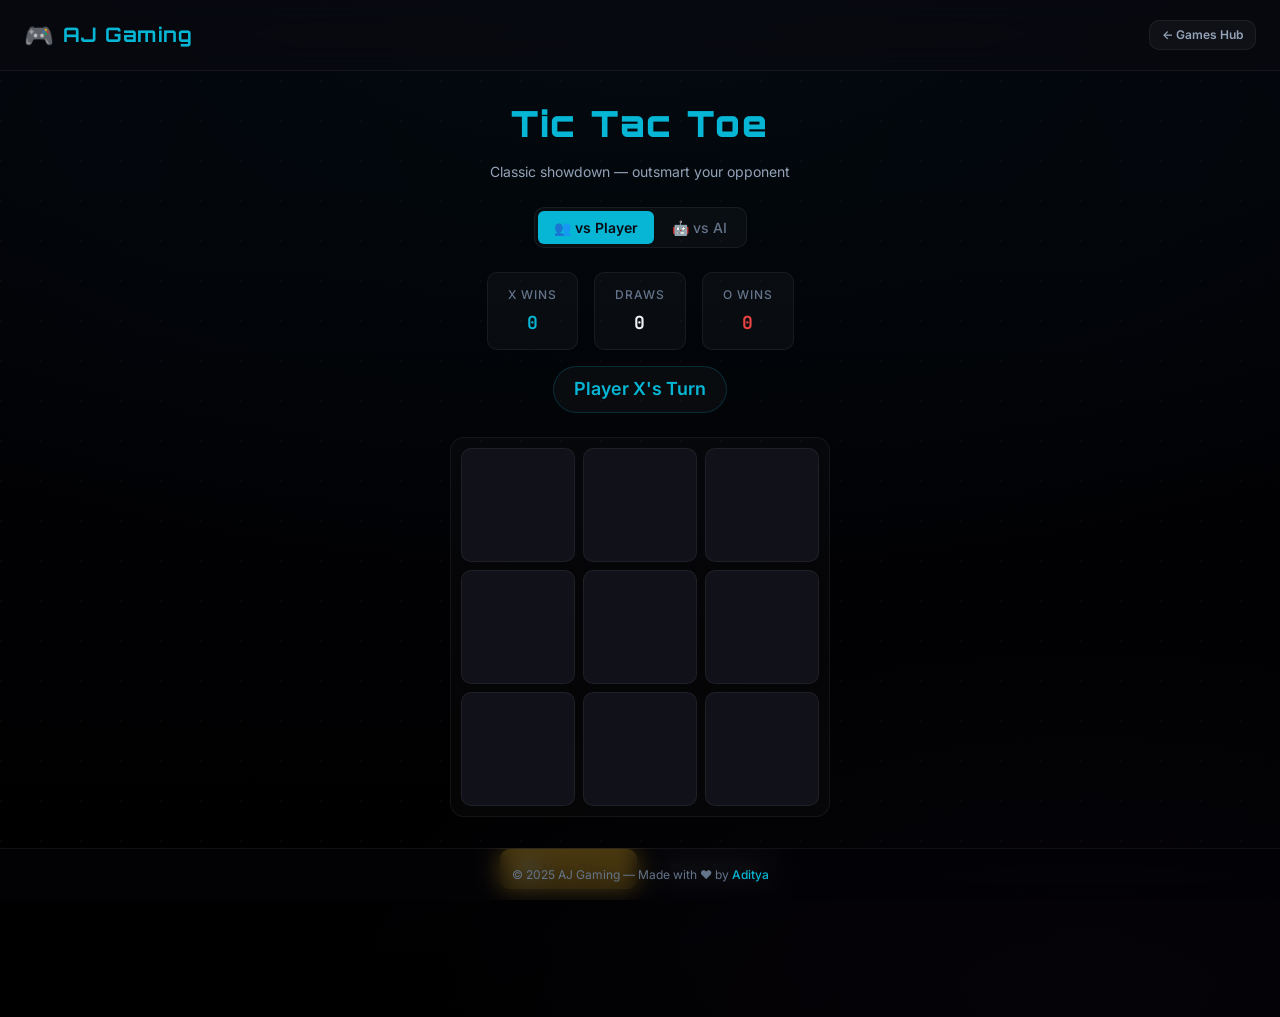
<file: tic-tac-toe.html>
<!DOCTYPE html>
<html lang="en">
<head>
  <meta charset="UTF-8" />
  <meta name="viewport" content="width=device-width, initial-scale=1.0" />
  <title>Tic Tac Toe — AJ Gaming</title>
  <meta name="description" content="Play Tic Tac Toe against a friend or challenge the AI. Part of AJ Gaming." />
  <link rel="stylesheet" href="styles.css" />

  <style>
    /* ── Page-specific: Tic Tac Toe ──────────────────────────── */

    .ttt-wrapper {
      display: flex;
      flex-direction: column;
      align-items: center;
      width: 100%;
      max-width: 520px;
    }

    /* ── Turn Indicator ────────────────────────────────────── */
    .turn-indicator {
      font-size: var(--text-lg);
      font-weight: 600;
      margin-bottom: var(--space-6);
      padding: var(--space-2) var(--space-5);
      border-radius: var(--radius-full);
      background: rgba(255,255,255, 0.03);
      border: 1px solid var(--color-border);
      transition: all var(--duration-base) ease;
    }

    .turn-indicator--x { color: var(--color-primary); border-color: rgba(6,182,212,0.2); }
    .turn-indicator--o { color: var(--color-danger);   border-color: rgba(239,68,68,0.2); }

    /* ── Board ─────────────────────────────────────────────── */
    .ttt-board {
      display: grid;
      grid-template-columns: repeat(3, 1fr);
      grid-template-rows: repeat(3, 1fr);
      gap: 8px;
      width: min(90vw, 380px);
      aspect-ratio: 1 / 1;
      margin-bottom: var(--space-8);
      padding: 10px;
      background: rgba(255,255,255, 0.02);
      border-radius: var(--radius-lg);
      border: 1px solid var(--color-border);
    }

    .ttt-cell {
      display: flex;
      align-items: center;
      justify-content: center;
      background: var(--color-bg-surface);
      border: 1px solid var(--color-border);
      border-radius: var(--radius-md);
      font-size: clamp(2rem, 8vw, 3.5rem);
      font-weight: 800;
      cursor: pointer;
      transition: all var(--duration-fast) var(--ease-out);
      user-select: none;
      -webkit-user-select: none;
      color: transparent;
      position: relative;
    }

    .ttt-cell:hover:not(.ttt-cell--taken):not(.ttt-cell--disabled) {
      border-color: var(--color-gold);
      background: rgba(255,255,255, 0.04);
      transform: scale(1.03);
      box-shadow: 0 0 16px rgba(251, 191, 36, 0.15);
    }

    .ttt-cell--x {
      color: var(--color-primary);
      text-shadow: 0 0 14px var(--color-primary-glow);
    }

    .ttt-cell--o {
      color: var(--color-danger);
      text-shadow: 0 0 14px var(--color-danger-glow);
    }

    .ttt-cell--taken {
      cursor: default;
    }

    .ttt-cell--disabled {
      cursor: default;
      opacity: 0.6;
    }

    .ttt-cell--win {
      animation: cellWin 0.6s ease-in-out infinite alternate;
      border-color: var(--color-gold) !important;
    }

    @keyframes cellWin {
      from { transform: scale(1);    box-shadow: 0 0 10px var(--color-gold-glow); }
      to   { transform: scale(1.06); box-shadow: 0 0 24px var(--color-gold-glow), 0 0 48px rgba(251,191,36,0.1); }
    }

    @keyframes cellPlace {
      from { transform: scale(0.5);  opacity: 0.3; }
      to   { transform: scale(1);    opacity: 1; }
    }

    .ttt-cell--placed {
      animation: cellPlace 0.2s var(--ease-spring) both;
    }

    /* ── Mode Selector ─────────────────────────────────────── */
    .mode-selector {
      display: flex;
      gap: 2px;
      background: rgba(255,255,255, 0.03);
      border: 1px solid var(--color-border);
      border-radius: var(--radius-md);
      padding: 3px;
      margin-bottom: var(--space-6);
    }

    .mode-selector__btn {
      padding: var(--space-2) var(--space-4);
      font-family: var(--font-body);
      font-size: var(--text-sm);
      font-weight: 500;
      border: none;
      border-radius: var(--radius-sm);
      cursor: pointer;
      background: transparent;
      color: var(--color-text-muted);
      transition: all var(--duration-fast) ease;
    }

    .mode-selector__btn:hover {
      color: var(--color-text-primary);
    }

    .mode-selector__btn--active {
      background: var(--color-primary);
      color: var(--color-text-inverse);
      font-weight: 600;
    }

    /* ── Score display ─────────────────────────────────────── */
    .ttt-scores {
      display: flex;
      gap: var(--space-4);
      margin-bottom: var(--space-4);
    }

    @media (max-width: 480px) {
      .ttt-board {
        gap: 6px;
        padding: 8px;
      }
    }
  </style>
</head>

<body class="page-wrapper bg-gaming bg-dot-grid">

  <main class="page-main page-main--center">
    <div class="ttt-wrapper">

      <!-- Game Header -->
      <header class="game-header animate-fade-in-up">
        <h1 class="game-title" style="color: var(--color-primary);">Tic Tac Toe</h1>
        <p class="game-subtitle">Classic showdown — outsmart your opponent</p>
      </header>

      <!-- Mode Selector -->
      <div class="mode-selector animate-fade-in-up delay-1" id="mode-selector" role="radiogroup" aria-label="Game mode">
        <button class="mode-selector__btn mode-selector__btn--active" data-mode="pvp" role="radio" aria-checked="true">
          👥 vs Player
        </button>
        <button class="mode-selector__btn" data-mode="ai" role="radio" aria-checked="false">
          🤖 vs AI
        </button>
      </div>

      <!-- Score HUD -->
      <div class="ttt-scores animate-fade-in-up delay-2">
        <div class="hud__item">
          <span class="hud__label">X Wins</span>
          <span class="hud__value hud__value--primary" id="score-x">0</span>
        </div>
        <div class="hud__item">
          <span class="hud__label">Draws</span>
          <span class="hud__value" id="score-draws">0</span>
        </div>
        <div class="hud__item">
          <span class="hud__label">O Wins</span>
          <span class="hud__value hud__value--danger" id="score-o">0</span>
        </div>
      </div>

      <!-- Turn Indicator -->
      <div class="turn-indicator turn-indicator--x animate-fade-in-up delay-3" id="turn-indicator">
        Player <span id="current-player">X</span>'s Turn
      </div>

      <!-- Board -->
      <div class="ttt-board animate-fade-in-scale delay-3" id="board" role="grid" aria-label="Tic Tac Toe board">
        <!-- Cells generated by JS -->
      </div>

      <!-- Controls -->
      <div class="game-controls animate-fade-in-up delay-4">
        <button class="btn btn--gold" id="restart-btn">🔄 New Game</button>
        <button class="btn btn--ghost" id="reset-scores-btn">Reset Scores</button>
      </div>

    </div>
  </main>

  <!-- Footer -->
  <footer class="site-footer">
    © 2025 AJ Gaming — Made with ❤️ by <a href="#">Aditya</a>
  </footer>

  <!-- Shared Utilities -->
  <script src="shared.js"></script>

  <script>
    (() => {
      'use strict';

      /* ── Constants ──────────────────────────────────────────── */
      const WINNING_COMBOS = [
        [0,1,2],[3,4,5],[6,7,8],  // rows
        [0,3,6],[1,4,7],[2,5,8],  // cols
        [0,4,8],[2,4,6]           // diags
      ];

      /* ── State ──────────────────────────────────────────────── */
      let board = Array(9).fill('');
      let currentPlayer = 'X';
      let gameActive = true;
      let mode = 'pvp'; // 'pvp' or 'ai'
      let scores = AJ.Score.get('ttt_scores', { x: 0, o: 0, draws: 0 });

      /* ── DOM ────────────────────────────────────────────────── */
      const boardEl        = document.getElementById('board');
      const turnIndicator  = document.getElementById('turn-indicator');
      const currentPlayerSpan = document.getElementById('current-player');
      const restartBtn     = document.getElementById('restart-btn');
      const resetScoresBtn = document.getElementById('reset-scores-btn');
      const scoreXEl       = document.getElementById('score-x');
      const scoreOEl       = document.getElementById('score-o');
      const scoreDrawsEl   = document.getElementById('score-draws');
      const modeSelector   = document.getElementById('mode-selector');

      // Cache cell elements
      let cells = [];

      /* ── Init Board ─────────────────────────────────────────── */
      function createBoard() {
        boardEl.innerHTML = '';
        cells = [];
        for (let i = 0; i < 9; i++) {
          const cell = document.createElement('div');
          cell.className = 'ttt-cell';
          cell.setAttribute('role', 'gridcell');
          cell.setAttribute('aria-label', `Cell ${Math.floor(i/3)+1},${(i%3)+1}`);
          cell.setAttribute('tabindex', '0');
          cell.dataset.index = i;
          cell.addEventListener('click', () => handleCellClick(i));
          cell.addEventListener('keydown', (e) => {
            if (e.key === 'Enter' || e.key === ' ') {
              e.preventDefault();
              handleCellClick(i);
            }
          });
          boardEl.appendChild(cell);
          cells.push(cell);
        }
      }

      /* ── Game Logic ─────────────────────────────────────────── */
      function handleCellClick(index) {
        if (!gameActive || board[index] !== '') return;
        if (mode === 'ai' && currentPlayer === 'O') return; // block during AI turn

        placeMarker(index, currentPlayer);

        const winner = checkWin();
        if (winner) {
          endGame(winner);
          return;
        }
        if (isDraw()) {
          endGame('draw');
          return;
        }

        switchPlayer();

        // AI move
        if (mode === 'ai' && currentPlayer === 'O' && gameActive) {
          // Short delay for natural feel
          setBoardDisabled(true);
          setTimeout(() => {
            const aiIndex = getAiMove();
            placeMarker(aiIndex, 'O');

            const aiWinner = checkWin();
            if (aiWinner) {
              endGame(aiWinner);
              return;
            }
            if (isDraw()) {
              endGame('draw');
              return;
            }

            switchPlayer();
            setBoardDisabled(false);
          }, 350);
        }
      }

      function placeMarker(index, player) {
        board[index] = player;
        const cell = cells[index];
        cell.textContent = player;
        cell.classList.add(`ttt-cell--${player.toLowerCase()}`, 'ttt-cell--taken', 'ttt-cell--placed');
        AJ.Sound.play('place');
      }

      function switchPlayer() {
        currentPlayer = currentPlayer === 'X' ? 'O' : 'X';
        currentPlayerSpan.textContent = currentPlayer;
        turnIndicator.className = `turn-indicator turn-indicator--${currentPlayer.toLowerCase()}`;
      }

      function checkWin() {
        for (const combo of WINNING_COMBOS) {
          const [a, b, c] = combo;
          if (board[a] && board[a] === board[b] && board[a] === board[c]) {
            return { winner: board[a], combo };
          }
        }
        return null;
      }

      function isDraw() {
        return board.every(cell => cell !== '');
      }

      function endGame(result) {
        gameActive = false;

        if (result === 'draw') {
          scores.draws++;
          currentPlayerSpan.textContent = 'Draw! 🤝';
          turnIndicator.className = 'turn-indicator';
          AJ.Sound.play('draw');

          setTimeout(() => {
            AJ.Modal.create({
              title: '🤝 It\'s a Draw!',
              body: 'Well played by both sides. Try again?',
              buttons: [
                { label: 'New Game', className: 'btn btn--primary', onClick: (m) => { m.close(); restartGame(); } },
                { label: 'Close', className: 'btn btn--ghost', onClick: (m) => m.close() }
              ]
            });
          }, 500);
        } else {
          const { winner, combo } = result;
          scores[winner.toLowerCase()]++;

          // Highlight winning cells
          combo.forEach(i => cells[i].classList.add('ttt-cell--win'));

          currentPlayerSpan.textContent = `${winner} Wins! 🏆`;
          AJ.Sound.play('win');

          // Particles on winning cells
          combo.forEach((i, idx) => {
            setTimeout(() => {
              AJ.Particles.spawnAtElement(cells[i], 10, ['#fbbf24','#f59e0b','#fcd34d','#fff']);
            }, idx * 100);
          });

          setTimeout(() => {
            AJ.Modal.create({
              title: `🏆 Player ${winner} Wins!`,
              body: `Congratulations! That was a great move.`,
              buttons: [
                { label: 'Play Again', className: 'btn btn--primary', onClick: (m) => { m.close(); restartGame(); } },
                { label: 'Close', className: 'btn btn--ghost', onClick: (m) => m.close() }
              ]
            });
          }, 700);
        }

        updateScoreDisplay();
        AJ.Score.set('ttt_scores', scores);
      }

      function setBoardDisabled(disabled) {
        cells.forEach(cell => {
          cell.classList.toggle('ttt-cell--disabled', disabled);
        });
      }

      /* ── AI (Minimax) ───────────────────────────────────────── */
      function getAiMove() {
        // Minimax with alpha-beta pruning
        let bestScore = -Infinity;
        let bestMove = -1;

        for (let i = 0; i < 9; i++) {
          if (board[i] === '') {
            board[i] = 'O';
            const score = minimax(board, 0, false, -Infinity, Infinity);
            board[i] = '';
            if (score > bestScore) {
              bestScore = score;
              bestMove = i;
            }
          }
        }
        return bestMove;
      }

      function minimax(b, depth, isMaximizing, alpha, beta) {
        const winResult = checkWinBoard(b);
        if (winResult === 'O') return 10 - depth;
        if (winResult === 'X') return depth - 10;
        if (b.every(c => c !== '')) return 0;

        if (isMaximizing) {
          let best = -Infinity;
          for (let i = 0; i < 9; i++) {
            if (b[i] === '') {
              b[i] = 'O';
              best = Math.max(best, minimax(b, depth + 1, false, alpha, beta));
              b[i] = '';
              alpha = Math.max(alpha, best);
              if (beta <= alpha) break;
            }
          }
          return best;
        } else {
          let best = Infinity;
          for (let i = 0; i < 9; i++) {
            if (b[i] === '') {
              b[i] = 'X';
              best = Math.min(best, minimax(b, depth + 1, true, alpha, beta));
              b[i] = '';
              beta = Math.min(beta, best);
              if (beta <= alpha) break;
            }
          }
          return best;
        }
      }

      function checkWinBoard(b) {
        for (const [a, c2, c3] of WINNING_COMBOS) {
          if (b[a] && b[a] === b[c2] && b[a] === b[c3]) return b[a];
        }
        return null;
      }

      /* ── Restart ────────────────────────────────────────────── */
      function restartGame() {
        board = Array(9).fill('');
        currentPlayer = 'X';
        gameActive = true;
        currentPlayerSpan.textContent = 'X';
        turnIndicator.className = 'turn-indicator turn-indicator--x';

        cells.forEach(cell => {
          cell.textContent = '';
          cell.className = 'ttt-cell';
        });
      }

      /* ── Score Display ──────────────────────────────────────── */
      function updateScoreDisplay() {
        scoreXEl.textContent     = scores.x;
        scoreOEl.textContent     = scores.o;
        scoreDrawsEl.textContent = scores.draws;
      }

      /* ── Mode Switching ─────────────────────────────────────── */
      modeSelector.addEventListener('click', (e) => {
        const btn = e.target.closest('[data-mode]');
        if (!btn) return;
        const newMode = btn.dataset.mode;
        if (newMode === mode) return;

        mode = newMode;
        modeSelector.querySelectorAll('.mode-selector__btn').forEach(b => {
          const active = b.dataset.mode === mode;
          b.classList.toggle('mode-selector__btn--active', active);
          b.setAttribute('aria-checked', active ? 'true' : 'false');
        });

        AJ.Toast.show(mode === 'ai' ? '🤖 AI mode activated' : '👥 Player vs Player');
        AJ.Sound.play('click');
        restartGame();
      });

      /* ── Event Listeners ────────────────────────────────────── */
      restartBtn.addEventListener('click', () => {
        AJ.Sound.play('click');
        restartGame();
      });

      resetScoresBtn.addEventListener('click', () => {
        scores = { x: 0, o: 0, draws: 0 };
        updateScoreDisplay();
        AJ.Score.clear('ttt_scores');
        AJ.Toast.show('Scores reset');
        AJ.Sound.play('click');
      });

      /* ── Startup ────────────────────────────────────────────── */
      AJ.Nav.inject({
        backHref: 'games.html',
        backLabel: '← Games Hub'
      });

      createBoard();
      updateScoreDisplay();

    })();
  </script>
</body>
</html>
</file>
<file: styles.css>
/* ============================================================
   AJ GAMING — DESIGN SYSTEM
   A unified stylesheet for the entire platform.
   ============================================================ */

/* ── Fonts ──────────────────────────────────────────────────── */
@import url('https://fonts.googleapis.com/css2?family=Inter:wght@400;500;600;700;800&family=Orbitron:wght@500;700;900&family=JetBrains+Mono:wght@400;500&display=swap');

/* ── Custom Properties (Design Tokens) ──────────────────────── */
:root {
  /* ── Colors ── */
  --color-bg-deep:       #030308;
  --color-bg-base:       #0a0a12;
  --color-bg-surface:    #111119;
  --color-bg-elevated:   #1a1a26;
  --color-bg-card:       rgba(17, 17, 25, 0.75);

  --color-primary:       #06b6d4;       /* cyan */
  --color-primary-light: #22d3ee;
  --color-primary-dark:  #0891b2;
  --color-primary-ghost: rgba(6, 182, 212, 0.08);
  --color-primary-glow:  rgba(6, 182, 212, 0.35);

  --color-danger:        #ef4444;       /* red */
  --color-danger-dark:   #dc2626;
  --color-danger-glow:   rgba(239, 68, 68, 0.3);

  --color-success:       #10b981;       /* green */
  --color-success-dark:  #059669;
  --color-success-glow:  rgba(16, 185, 129, 0.3);

  --color-gold:          #fbbf24;       /* gold */
  --color-gold-glow:     rgba(251, 191, 36, 0.3);

  --color-purple:        #a855f7;
  --color-purple-dark:   #7c3aed;
  --color-purple-glow:   rgba(168, 85, 247, 0.3);

  --color-text-primary:  #f0f0f5;
  --color-text-secondary:#94a3b8;
  --color-text-muted:    #64748b;
  --color-text-inverse:  #0a0a12;

  --color-border:        rgba(255, 255, 255, 0.06);
  --color-border-hover:  rgba(255, 255, 255, 0.12);
  --color-overlay:       rgba(3, 3, 8, 0.75);

  /* ── Typography ── */
  --font-body:    'Inter', system-ui, -apple-system, sans-serif;
  --font-display: 'Orbitron', var(--font-body);
  --font-mono:    'JetBrains Mono', 'Consolas', monospace;

  --text-xs:   0.75rem;    /* 12px */
  --text-sm:   0.875rem;   /* 14px */
  --text-base: 1rem;       /* 16px */
  --text-lg:   1.125rem;   /* 18px */
  --text-xl:   1.25rem;    /* 20px */
  --text-2xl:  1.5rem;     /* 24px */
  --text-3xl:  1.875rem;   /* 30px */
  --text-4xl:  2.25rem;    /* 36px */
  --text-5xl:  3rem;       /* 48px */

  /* ── Spacing ── */
  --space-1:  0.25rem;
  --space-2:  0.5rem;
  --space-3:  0.75rem;
  --space-4:  1rem;
  --space-5:  1.25rem;
  --space-6:  1.5rem;
  --space-8:  2rem;
  --space-10: 2.5rem;
  --space-12: 3rem;
  --space-16: 4rem;
  --space-20: 5rem;

  /* ── Border Radius ── */
  --radius-sm:   6px;
  --radius-md:   10px;
  --radius-lg:   14px;
  --radius-xl:   20px;
  --radius-full: 9999px;

  /* ── Shadows ── */
  --shadow-sm:   0 2px 8px rgba(0, 0, 0, 0.3);
  --shadow-md:   0 8px 24px rgba(0, 0, 0, 0.4);
  --shadow-lg:   0 16px 48px rgba(0, 0, 0, 0.5);
  --shadow-glow-primary: 0 0 20px var(--color-primary-glow), 0 0 60px rgba(6, 182, 212, 0.1);
  --shadow-glow-danger:  0 0 20px var(--color-danger-glow);
  --shadow-glow-gold:    0 0 20px var(--color-gold-glow);

  /* ── Transitions ── */
  --ease-out:  cubic-bezier(0.16, 1, 0.3, 1);
  --ease-spring: cubic-bezier(0.34, 1.56, 0.64, 1);
  --duration-fast:  150ms;
  --duration-base:  250ms;
  --duration-slow:  400ms;

  /* ── Z-Index Scale ── */
  --z-base:    1;
  --z-overlay: 50;
  --z-modal:   100;
  --z-toast:   150;
  --z-max:     9999;
}

/* ── Reset & Base ───────────────────────────────────────────── */
*, *::before, *::after {
  margin: 0;
  padding: 0;
  box-sizing: border-box;
}

html {
  font-size: 16px;
  scroll-behavior: smooth;
  -webkit-text-size-adjust: 100%;
}

body {
  font-family: var(--font-body);
  color: var(--color-text-primary);
  background: var(--color-bg-deep);
  line-height: 1.6;
  min-height: 100vh;
  -webkit-font-smoothing: antialiased;
  -moz-osx-font-smoothing: grayscale;
  overflow-x: hidden;
}

a {
  color: var(--color-primary);
  text-decoration: none;
  transition: color var(--duration-fast) ease;
}
a:hover { color: var(--color-primary-light); }

img { max-width: 100%; display: block; }

/* ── Focus Styles ───────────────────────────────────────────── */
:focus-visible {
  outline: 2px solid var(--color-primary);
  outline-offset: 3px;
  border-radius: var(--radius-sm);
}

/* Only show focus ring for keyboard users */
body:not(.user-is-tabbing) :focus { outline: none; }

/* ── Utility: Screen Reader Only ────────────────────────────── */
.sr-only {
  position: absolute !important;
  width: 1px; height: 1px;
  overflow: hidden;
  clip: rect(1px, 1px, 1px, 1px);
  white-space: nowrap;
  border: 0; padding: 0; margin: -1px;
}

/* ══════════════════════════════════════════════════════════════
   LAYOUT
   ══════════════════════════════════════════════════════════════ */

.page-wrapper {
  display: flex;
  flex-direction: column;
  min-height: 100vh;
  position: relative;
}

.page-main {
  flex: 1;
  display: flex;
  flex-direction: column;
  align-items: center;
  padding: var(--space-6);
  padding-bottom: calc(var(--space-20) + var(--space-6)); /* space for footer */
}

.page-main--center {
  justify-content: center;
}

.container {
  width: 100%;
  max-width: 1200px;
  margin: 0 auto;
  padding: 0 var(--space-4);
}

/* ══════════════════════════════════════════════════════════════
   NAVIGATION BAR
   ══════════════════════════════════════════════════════════════ */

.navbar {
  width: 100%;
  padding: var(--space-4) var(--space-6);
  display: flex;
  justify-content: space-between;
  align-items: center;
  background: rgba(10, 10, 18, 0.6);
  backdrop-filter: blur(16px);
  -webkit-backdrop-filter: blur(16px);
  border-bottom: 1px solid var(--color-border);
  position: sticky;
  top: 0;
  z-index: var(--z-overlay);
}

.navbar__brand {
  font-family: var(--font-display);
  font-size: var(--text-xl);
  font-weight: 700;
  color: var(--color-primary);
  display: flex;
  align-items: center;
  gap: var(--space-2);
  letter-spacing: 1px;
}

.navbar__brand-icon {
  font-size: var(--text-2xl);
}

.navbar__actions {
  display: flex;
  align-items: center;
  gap: var(--space-3);
}

/* ══════════════════════════════════════════════════════════════
   BUTTONS
   ══════════════════════════════════════════════════════════════ */

.btn {
  display: inline-flex;
  align-items: center;
  justify-content: center;
  gap: var(--space-2);
  padding: var(--space-3) var(--space-5);
  font-family: var(--font-body);
  font-size: var(--text-sm);
  font-weight: 600;
  border: 1px solid transparent;
  border-radius: var(--radius-md);
  cursor: pointer;
  transition: all var(--duration-base) var(--ease-out);
  text-decoration: none;
  line-height: 1;
  white-space: nowrap;
  user-select: none;
  -webkit-user-select: none;
  touch-action: manipulation;
}

.btn:active { transform: scale(0.97); }

.btn--primary {
  background: var(--color-primary);
  color: var(--color-text-inverse);
  border-color: var(--color-primary);
}
.btn--primary:hover {
  background: var(--color-primary-light);
  box-shadow: var(--shadow-glow-primary);
  transform: translateY(-2px);
  color: var(--color-text-inverse);
}

.btn--danger {
  background: var(--color-danger);
  color: #fff;
  border-color: var(--color-danger);
}
.btn--danger:hover {
  background: var(--color-danger-dark);
  box-shadow: var(--shadow-glow-danger);
  transform: translateY(-2px);
}

.btn--success {
  background: var(--color-success);
  color: var(--color-text-inverse);
  border-color: var(--color-success);
}
.btn--success:hover {
  background: var(--color-success-dark);
  box-shadow: var(--color-success-glow);
  transform: translateY(-2px);
  color: var(--color-text-inverse);
}

.btn--ghost {
  background: rgba(255, 255, 255, 0.04);
  color: var(--color-text-secondary);
  border-color: var(--color-border);
}
.btn--ghost:hover {
  background: rgba(255, 255, 255, 0.08);
  color: var(--color-text-primary);
  border-color: var(--color-border-hover);
  transform: translateY(-2px);
}

.btn--gold {
  background: var(--color-gold);
  color: var(--color-text-inverse);
  border-color: var(--color-gold);
}
.btn--gold:hover {
  box-shadow: var(--shadow-glow-gold);
  transform: translateY(-2px);
  color: var(--color-text-inverse);
}

.btn--purple {
  background: var(--color-purple);
  color: #fff;
  border-color: var(--color-purple);
}
.btn--purple:hover {
  background: var(--color-purple-dark);
  box-shadow: 0 0 20px var(--color-purple-glow);
  transform: translateY(-2px);
}

.btn--lg {
  padding: var(--space-4) var(--space-8);
  font-size: var(--text-base);
  border-radius: var(--radius-lg);
}

.btn--sm {
  padding: var(--space-2) var(--space-3);
  font-size: var(--text-xs);
}

.btn--icon {
  padding: var(--space-2);
  width: 40px;
  height: 40px;
}

/* ══════════════════════════════════════════════════════════════
   CARDS
   ══════════════════════════════════════════════════════════════ */

.card {
  background: var(--color-bg-card);
  backdrop-filter: blur(12px);
  -webkit-backdrop-filter: blur(12px);
  border: 1px solid var(--color-border);
  border-radius: var(--radius-lg);
  overflow: hidden;
  transition: all var(--duration-base) var(--ease-out);
}

.card:hover {
  border-color: var(--color-border-hover);
  transform: translateY(-4px);
  box-shadow: var(--shadow-lg);
}

.card__image {
  width: 100%;
  height: 200px;
  object-fit: cover;
  display: block;
}

.card__body {
  padding: var(--space-5);
}

.card__title {
  font-family: var(--font-display);
  font-size: var(--text-lg);
  font-weight: 700;
  margin-bottom: var(--space-2);
  color: var(--color-text-primary);
}

.card__text {
  font-size: var(--text-sm);
  color: var(--color-text-secondary);
  margin-bottom: var(--space-4);
  line-height: 1.5;
}

.card__badge {
  display: inline-block;
  padding: var(--space-1) var(--space-3);
  font-size: var(--text-xs);
  font-weight: 600;
  border-radius: var(--radius-full);
  margin-bottom: var(--space-3);
  text-transform: uppercase;
  letter-spacing: 0.5px;
}

.card__badge--live   { background: var(--color-success-glow); color: var(--color-success); }
.card__badge--new    { background: var(--color-gold-glow);    color: var(--color-gold); }
.card__badge--danger { background: var(--color-danger-glow);  color: var(--color-danger); }

/* ══════════════════════════════════════════════════════════════
   FORMS
   ══════════════════════════════════════════════════════════════ */

.form-group {
  display: flex;
  flex-direction: column;
  gap: var(--space-4);
}

.form-input {
  width: 100%;
  padding: var(--space-3) var(--space-4);
  font-family: var(--font-body);
  font-size: var(--text-sm);
  color: var(--color-text-primary);
  background: rgba(255, 255, 255, 0.03);
  border: 1px solid var(--color-border);
  border-radius: var(--radius-md);
  transition: all var(--duration-base) ease;
}

.form-input::placeholder {
  color: var(--color-text-muted);
}

.form-input:hover {
  border-color: var(--color-border-hover);
}

.form-input:focus {
  outline: none;
  border-color: var(--color-primary);
  box-shadow: 0 0 0 3px var(--color-primary-ghost), 0 0 16px var(--color-primary-glow);
  background: rgba(255, 255, 255, 0.05);
}

/* ══════════════════════════════════════════════════════════════
   GLASSMORPHISM PANEL
   ══════════════════════════════════════════════════════════════ */

.glass-panel {
  background: rgba(17, 17, 25, 0.65);
  backdrop-filter: blur(24px) saturate(1.5);
  -webkit-backdrop-filter: blur(24px) saturate(1.5);
  border: 1px solid var(--color-border);
  border-radius: var(--radius-xl);
  box-shadow: var(--shadow-lg),
              inset 0 1px 0 rgba(255, 255, 255, 0.04);
}

/* ══════════════════════════════════════════════════════════════
   MODAL OVERLAY
   ══════════════════════════════════════════════════════════════ */

.modal-overlay {
  position: fixed;
  inset: 0;
  display: flex;
  align-items: center;
  justify-content: center;
  background: var(--color-overlay);
  backdrop-filter: blur(8px);
  z-index: var(--z-modal);
  opacity: 0;
  pointer-events: none;
  transition: opacity var(--duration-base) var(--ease-out);
  padding: var(--space-4);
}

.modal-overlay.is-open {
  opacity: 1;
  pointer-events: auto;
}

.modal-content {
  background: linear-gradient(180deg, var(--color-bg-elevated), var(--color-bg-base));
  border: 1px solid var(--color-border);
  border-radius: var(--radius-xl);
  padding: var(--space-8);
  max-width: 480px;
  width: 100%;
  transform: translateY(16px) scale(0.96);
  transition: transform var(--duration-base) var(--ease-spring);
  box-shadow: var(--shadow-lg);
  text-align: center;
}

.modal-overlay.is-open .modal-content {
  transform: translateY(0) scale(1);
}

.modal-title {
  font-family: var(--font-display);
  font-size: var(--text-2xl);
  font-weight: 700;
  margin-bottom: var(--space-3);
}

.modal-text {
  color: var(--color-text-secondary);
  font-size: var(--text-sm);
  margin-bottom: var(--space-6);
  line-height: 1.6;
}

.modal-actions {
  display: flex;
  gap: var(--space-3);
  justify-content: center;
}

/* ══════════════════════════════════════════════════════════════
   TOAST NOTIFICATIONS
   ══════════════════════════════════════════════════════════════ */

.toast-container {
  position: fixed;
  bottom: var(--space-8);
  left: 50%;
  transform: translateX(-50%);
  z-index: var(--z-toast);
  pointer-events: none;
}

.toast {
  background: var(--color-bg-elevated);
  color: var(--color-text-primary);
  padding: var(--space-3) var(--space-5);
  border-radius: var(--radius-full);
  border: 1px solid var(--color-border);
  box-shadow: var(--shadow-md);
  font-size: var(--text-sm);
  font-weight: 500;
  text-align: center;
  opacity: 0;
  transform: translateY(12px);
  transition: all var(--duration-base) var(--ease-out);
  pointer-events: auto;
  min-width: 200px;
  max-width: 400px;
}

.toast.is-visible {
  opacity: 1;
  transform: translateY(0);
}

/* ══════════════════════════════════════════════════════════════
   FOOTER
   ══════════════════════════════════════════════════════════════ */

.site-footer {
  position: fixed;
  bottom: 0;
  left: 0;
  width: 100%;
  padding: var(--space-4) var(--space-6);
  background: rgba(3, 3, 8, 0.7);
  backdrop-filter: blur(12px);
  -webkit-backdrop-filter: blur(12px);
  border-top: 1px solid var(--color-border);
  text-align: center;
  font-size: var(--text-xs);
  color: var(--color-text-muted);
  z-index: var(--z-base);
}

.site-footer a {
  color: var(--color-primary);
  font-weight: 500;
}

/* ══════════════════════════════════════════════════════════════
   GAME PAGE HEADER (used inside each game)
   ══════════════════════════════════════════════════════════════ */

.game-header {
  text-align: center;
  margin-bottom: var(--space-6);
}

.game-title {
  font-family: var(--font-display);
  font-size: var(--text-4xl);
  font-weight: 900;
  letter-spacing: 2px;
  margin-bottom: var(--space-2);
}

.game-subtitle {
  font-size: var(--text-sm);
  color: var(--color-text-secondary);
}

.game-controls {
  display: flex;
  gap: var(--space-3);
  justify-content: center;
  flex-wrap: wrap;
  margin-bottom: var(--space-6);
}

/* ══════════════════════════════════════════════════════════════
   HUD (Heads-Up Display for game stats)
   ══════════════════════════════════════════════════════════════ */

.hud {
  display: flex;
  gap: var(--space-4);
  justify-content: center;
  flex-wrap: wrap;
  margin-bottom: var(--space-6);
}

.hud__item {
  display: flex;
  flex-direction: column;
  align-items: center;
  gap: var(--space-1);
  padding: var(--space-3) var(--space-5);
  background: rgba(255, 255, 255, 0.03);
  border: 1px solid var(--color-border);
  border-radius: var(--radius-md);
  min-width: 90px;
}

.hud__label {
  font-size: var(--text-xs);
  color: var(--color-text-muted);
  text-transform: uppercase;
  letter-spacing: 1px;
  font-weight: 500;
}

.hud__value {
  font-family: var(--font-mono);
  font-size: var(--text-lg);
  font-weight: 700;
  color: var(--color-text-primary);
}

.hud__value--primary { color: var(--color-primary); }
.hud__value--danger  { color: var(--color-danger); }
.hud__value--gold    { color: var(--color-gold); }
.hud__value--success { color: var(--color-success); }

/* ══════════════════════════════════════════════════════════════
   GRID / UTILITY
   ══════════════════════════════════════════════════════════════ */

.grid-3 {
  display: grid;
  grid-template-columns: repeat(auto-fill, minmax(300px, 1fr));
  gap: var(--space-6);
}

.text-center { text-align: center; }
.text-primary { color: var(--color-primary); }
.text-danger { color: var(--color-danger); }
.text-muted { color: var(--color-text-muted); }
.text-gold { color: var(--color-gold); }

.mt-4 { margin-top: var(--space-4); }
.mt-6 { margin-top: var(--space-6); }
.mb-4 { margin-bottom: var(--space-4); }
.mb-6 { margin-bottom: var(--space-6); }

/* ══════════════════════════════════════════════════════════════
   ANIMATIONS
   ══════════════════════════════════════════════════════════════ */

@keyframes fadeIn {
  from { opacity: 0; }
  to   { opacity: 1; }
}

@keyframes fadeInUp {
  from { opacity: 0; transform: translateY(20px); }
  to   { opacity: 1; transform: translateY(0); }
}

@keyframes fadeInScale {
  from { opacity: 0; transform: scale(0.92); }
  to   { opacity: 1; transform: scale(1); }
}

@keyframes pulseGlow {
  0%, 100% { box-shadow: 0 0 12px var(--color-primary-glow); }
  50%      { box-shadow: 0 0 28px var(--color-primary-glow), 0 0 60px rgba(6, 182, 212, 0.1); }
}

@keyframes subtlePulse {
  0%, 100% { opacity: 1; }
  50%      { opacity: 0.7; }
}

@keyframes float {
  0%, 100% { transform: translateY(0); }
  50%      { transform: translateY(-8px); }
}

@keyframes shimmer {
  0%   { background-position: -200% 0; }
  100% { background-position: 200% 0; }
}

.animate-fade-in      { animation: fadeIn var(--duration-slow) var(--ease-out) both; }
.animate-fade-in-up   { animation: fadeInUp var(--duration-slow) var(--ease-out) both; }
.animate-fade-in-scale{ animation: fadeInScale var(--duration-slow) var(--ease-out) both; }
.animate-pulse-glow   { animation: pulseGlow 2.5s ease-in-out infinite; }
.animate-float        { animation: float 3s ease-in-out infinite; }

/* Staggered entrance delays */
.delay-1 { animation-delay: 100ms; }
.delay-2 { animation-delay: 200ms; }
.delay-3 { animation-delay: 300ms; }
.delay-4 { animation-delay: 400ms; }
.delay-5 { animation-delay: 500ms; }

/* ══════════════════════════════════════════════════════════════
   BACKGROUND PATTERNS
   ══════════════════════════════════════════════════════════════ */

.bg-gaming {
  background:
    radial-gradient(ellipse 1200px 600px at 50% 0%, rgba(6, 182, 212, 0.04), transparent),
    radial-gradient(ellipse 800px 400px at 85% 100%, rgba(168, 85, 247, 0.03), transparent),
    linear-gradient(180deg, var(--color-bg-deep) 0%, #000 100%);
}

.bg-login {
  background:
    radial-gradient(ellipse 1000px 500px at 30% 20%, rgba(6, 182, 212, 0.06), transparent),
    radial-gradient(ellipse 600px 300px at 70% 80%, rgba(168, 85, 247, 0.04), transparent),
    var(--color-bg-deep);
}

/* ── Animated Dot Grid Overlay ── */
.bg-dot-grid::before {
  content: '';
  position: fixed;
  inset: 0;
  background-image:
    radial-gradient(circle at 1px 1px, rgba(255,255,255,0.03) 1px, transparent 0);
  background-size: 40px 40px;
  pointer-events: none;
  z-index: 0;
}

/* ══════════════════════════════════════════════════════════════
   REDUCED MOTION
   ══════════════════════════════════════════════════════════════ */

@media (prefers-reduced-motion: reduce) {
  *, *::before, *::after {
    animation-duration: 0.01ms !important;
    animation-iteration-count: 1 !important;
    transition-duration: 0.01ms !important;
  }
}

body.reduced-motion *, body.reduced-motion *::before, body.reduced-motion *::after {
  animation: none !important;
  transition: none !important;
}

/* ══════════════════════════════════════════════════════════════
   RESPONSIVE
   ══════════════════════════════════════════════════════════════ */

@media (max-width: 768px) {
  :root {
    --text-4xl: 1.75rem;
    --text-3xl: 1.5rem;
    --text-2xl: 1.25rem;
  }

  .navbar {
    padding: var(--space-3) var(--space-4);
  }

  .page-main {
    padding: var(--space-4);
    padding-bottom: calc(var(--space-16) + var(--space-4));
  }

  .grid-3 {
    grid-template-columns: 1fr;
  }

  .game-controls {
    flex-direction: column;
    align-items: center;
  }

  .hud {
    gap: var(--space-2);
  }

  .hud__item {
    padding: var(--space-2) var(--space-3);
    min-width: 72px;
  }

  .modal-content {
    padding: var(--space-6);
  }
}

@media (max-width: 480px) {
  .page-main {
    padding: var(--space-3);
    padding-bottom: calc(var(--space-16) + var(--space-3));
  }

  .glass-panel {
    border-radius: var(--radius-lg);
  }
}
</file>
